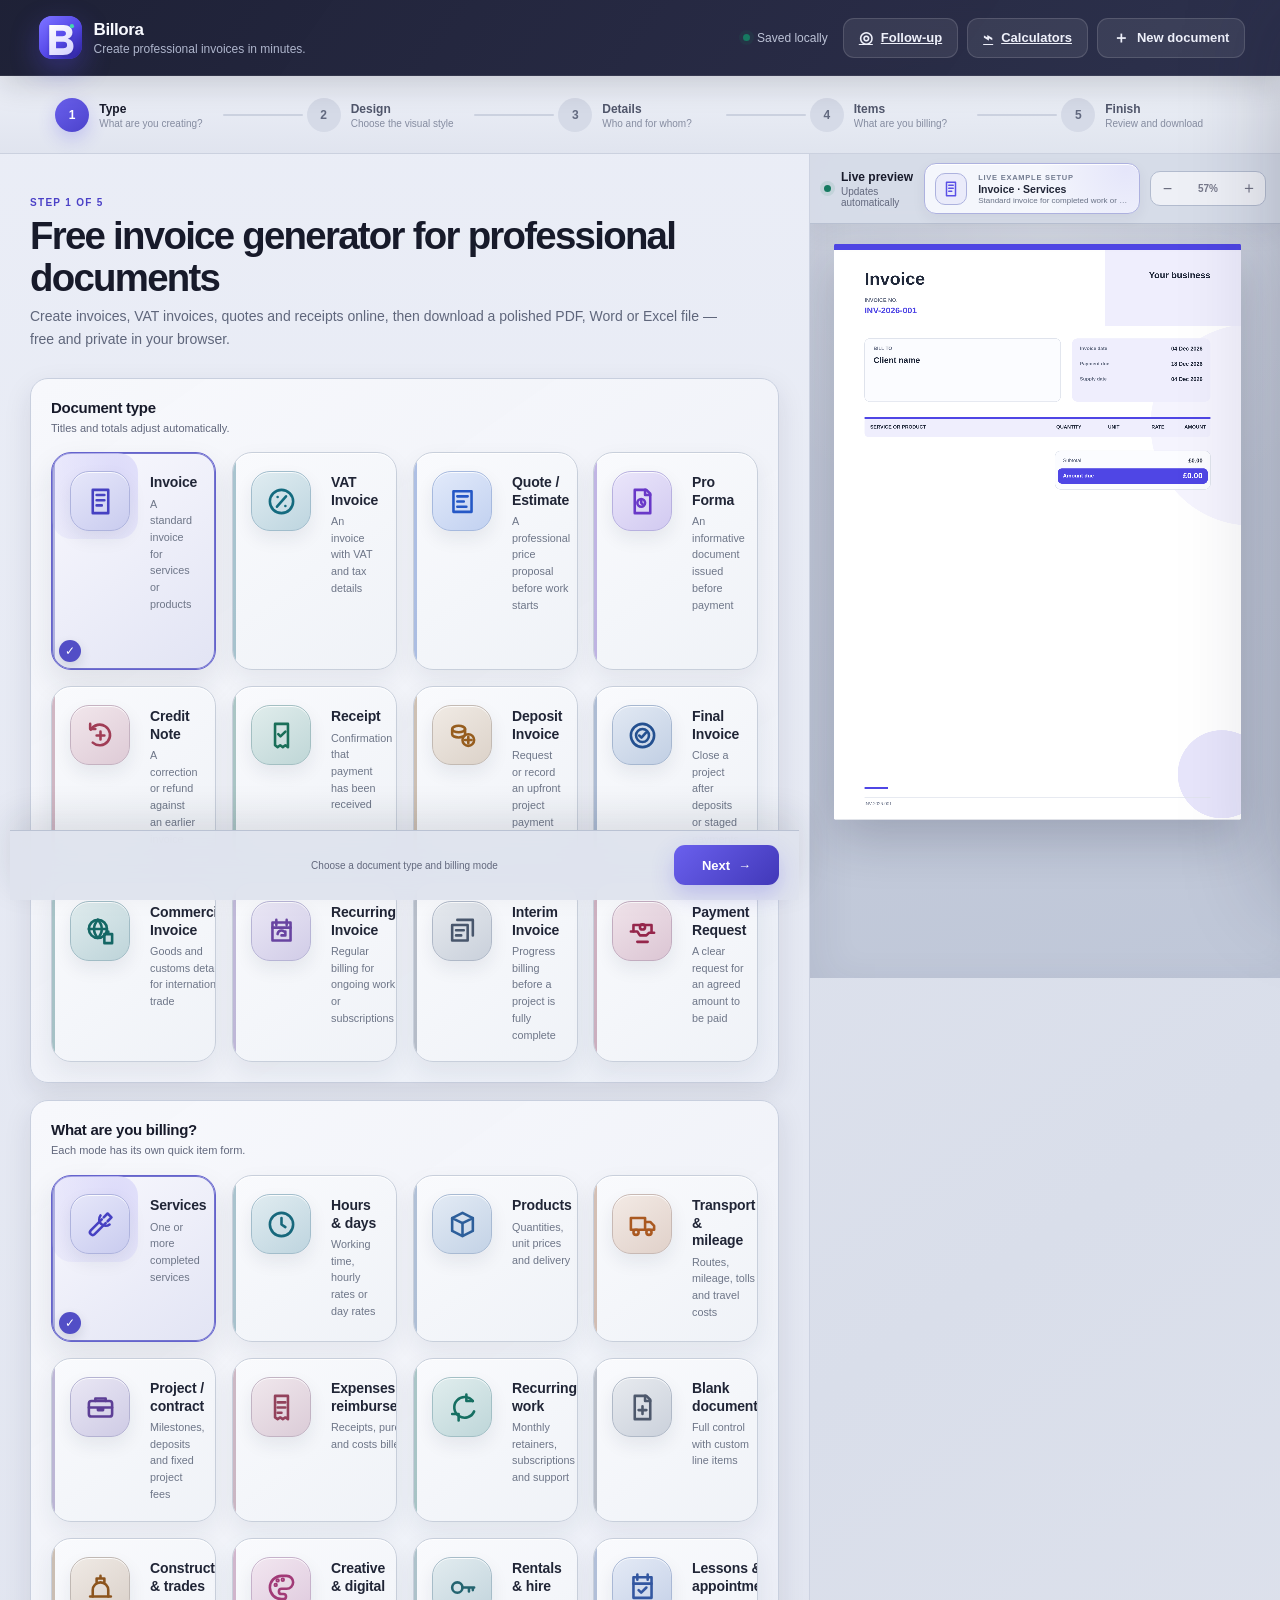
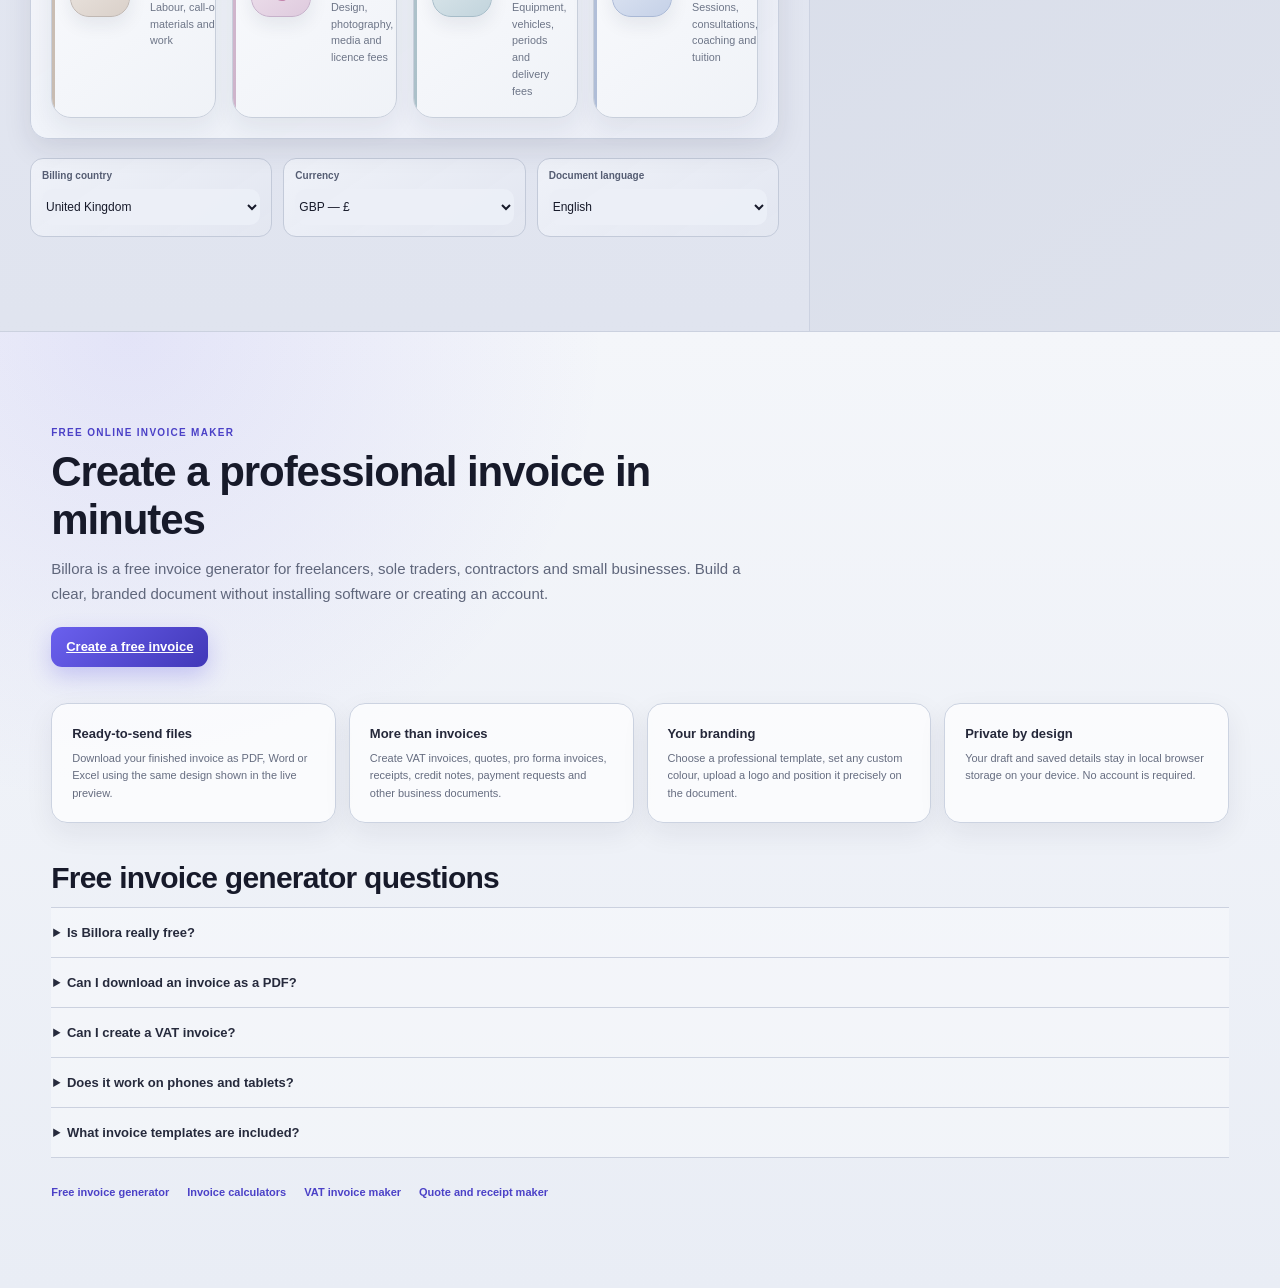
<file: index.html>
<!doctype html>
<html lang="en-GB">
<head>
  <meta charset="utf-8" />
  <meta name="viewport" content="width=device-width, initial-scale=1" />
  <meta name="theme-color" content="#1b1e35" />
  <meta name="description" content="Billora helps you create professional invoices in minutes, with polished templates and PDF, Word or Excel downloads." />
  <meta name="robots" content="index,follow,max-image-preview:large,max-snippet:-1,max-video-preview:-1" />
  <meta name="application-name" content="Billora" />
  <meta name="apple-mobile-web-app-title" content="Billora" />
  <meta name="format-detection" content="telephone=no" />
  <meta property="og:type" content="website" />
  <meta property="og:locale" content="en_GB" />
  <meta property="og:site_name" content="Billora" />
  <meta property="og:title" content="Billora — Create professional invoices in minutes" />
  <meta property="og:description" content="Create professional invoices in minutes with Billora. Choose a template, customise your document and download PDF, Word or Excel files." />
  <meta name="twitter:card" content="summary" />
  <meta name="twitter:title" content="Billora — Create professional invoices in minutes" />
  <meta name="twitter:description" content="Create professional invoices in minutes, then download PDF, Word or Excel files." />
  <link rel="canonical" href="./" />
  <title>Billora — Create professional invoices in minutes</title>
  <link rel="manifest" href="manifest.webmanifest" />
  <link rel="icon" href="assets/icon.svg" type="image/svg+xml" />
  <link rel="stylesheet" href="styles.css?v=1.14.1" />
  <script type="application/ld+json">
  {
    "@context": "https://schema.org",
    "@graph": [
      {
        "@type": "WebApplication",
        "name": "Billora",
        "applicationCategory": "BusinessApplication",
        "operatingSystem": "Any",
        "browserRequirements": "Requires a modern web browser with JavaScript enabled",
        "description": "Billora is an online document builder for creating professional invoices, VAT invoices, quotes, receipts and other business documents in minutes.",
        "isAccessibleForFree": true,
        "offers": {
          "@type": "Offer",
          "price": "0",
          "priceCurrency": "GBP"
        },
        "featureList": [
          "Free invoice generator",
          "PDF invoice download",
          "Word and Excel invoice download",
          "VAT invoice support",
          "Quotes, receipts and credit notes",
          "Custom colours, logo and templates",
          "Private local browser storage"
        ]
      },
      {
        "@type": "WebSite",
        "name": "Billora",
        "description": "Create professional invoices in minutes",
        "inLanguage": "en-GB"
      }
    ]
  }
  </script>
</head>
<body>
  <div class="ambient ambient-one"></div>
  <div class="ambient ambient-two"></div>

  <div id="app" class="app-shell">
    <header class="topbar">
      <button class="brand" type="button" data-action="go-start" aria-label="Go to start">
        <span class="brand-mark" aria-hidden="true"><img src="assets/icon.svg" alt="" /></span>
        <span>
          <strong>Billora</strong>
          <small>Create professional invoices in minutes.</small>
        </span>
      </button>

      <div class="top-actions">
        <span id="saveStatus" class="save-status"><span class="status-dot"></span> Saved locally</span>
        <a class="btn btn-quiet" href="followup.html"><span class="btn-icon" aria-hidden="true">◎</span> Follow-up</a>
        <a class="btn btn-quiet" href="calculators.html">
          <span class="btn-icon" aria-hidden="true">⌁</span> Calculators
        </a>
        <button class="btn btn-quiet" type="button" data-action="new-document">
          <span class="btn-icon" aria-hidden="true">＋</span> New document
        </button>
        <button class="icon-button mobile-only" type="button" data-action="toggle-preview" aria-label="Show preview">
          <svg viewBox="0 0 24 24"><path d="M2.5 12s3.4-6 9.5-6 9.5 6 9.5 6-3.4 6-9.5 6-9.5-6-9.5-6Z" fill="none" stroke="currentColor" stroke-width="1.8"/><circle cx="12" cy="12" r="2.7" fill="none" stroke="currentColor" stroke-width="1.8"/></svg>
        </button>
      </div>
    </header>

    <nav class="stepper" aria-label="Document creation steps">
      <button class="step-tab active" type="button" data-step="1"><span>1</span><strong>Type</strong><small>What are you creating?</small></button>
      <div class="step-line"></div>
      <button class="step-tab" type="button" data-step="2"><span>2</span><strong>Design</strong><small>Choose the visual style</small></button>
      <div class="step-line"></div>
      <button class="step-tab" type="button" data-step="3"><span>3</span><strong>Details</strong><small>Who and for whom?</small></button>
      <div class="step-line"></div>
      <button class="step-tab" type="button" data-step="4"><span>4</span><strong>Items</strong><small>What are you billing?</small></button>
      <div class="step-line"></div>
      <button class="step-tab" type="button" data-step="5"><span>5</span><strong>Finish</strong><small>Review and download</small></button>
    </nav>

    <main class="workspace">
      <section class="editor-pane" aria-live="polite">
        <form id="invoiceForm" novalidate>
          <section class="step-panel active" data-panel="1">
            <div class="section-heading">
              <div>
                <span class="eyebrow">Step 1 of 5</span>
                <h1>Free invoice generator for professional documents</h1>
                <p>Create invoices, VAT invoices, quotes and receipts online, then download a polished PDF, Word or Excel file — free and private in your browser.</p>
              </div>
            </div>

            <div class="field-block">
              <div class="field-block-head">
                <div><h2>Document type</h2><p>Titles and totals adjust automatically.</p></div>
              </div>
              <div id="documentTypeGrid" class="choice-grid choice-grid-docs"></div>
            </div>

            <div class="field-block">
              <div class="field-block-head">
                <div><h2>What are you billing?</h2><p>Each mode has its own quick item form.</p></div>
              </div>
              <div id="workModeGrid" class="choice-grid choice-grid-modes"></div>
            </div>

            <div class="smart-setting-row">
              <label class="field compact-field"><span>Billing country</span><select id="country"><option value="GB">United Kingdom</option><option value="PL">Poland</option><option value="OTHER">Other country</option></select></label>
              <label class="field compact-field"><span>Currency</span><select id="currency"><option value="GBP">GBP — £</option><option value="EUR">EUR — €</option><option value="PLN">PLN — zł</option><option value="USD">USD — $</option></select></label>
              <label class="field compact-field"><span>Document language</span><select id="documentLanguage"><option value="en">English</option><option value="pl">Polish</option><option value="bi">PL / EN</option></select></label>
            </div>
          </section>

          <section class="step-panel" data-panel="3">
            <div class="section-heading">
              <div>
                <span class="eyebrow">Step 3 of 5</span>
                <h1>Add the essential details</h1>
                <p>Start with the essentials. Additional fields stay out of the way until you need them.</p>
              </div>
            </div>

            <div class="detail-grid">
              <section class="field-block detail-card">
                <div class="field-block-head">
                  <div><h2>Your details</h2><p>Seller or service provider</p></div>
                  <button class="text-button" type="button" data-action="save-seller">Save profile</button>
                </div>
                <div class="form-grid two-col">
                  <label class="field span-2"><span>Business name / full name *</span><input id="sellerName" autocomplete="organization" placeholder="e.g. Northline Services Ltd" /></label>
                  <label class="field"><span>E-mail</span><input id="sellerEmail" type="email" autocomplete="email" placeholder="hello@company.co.uk" /></label>
                  <label class="field"><span>Phone</span><input id="sellerPhone" autocomplete="tel" placeholder="+44 7700 000000" /></label>
                  <label class="field span-2"><span>Address</span><textarea id="sellerAddress" rows="2" placeholder="Street, city, postcode"></textarea></label>
                  <label class="field"><span>Company number</span><input id="sellerCompanyNo" placeholder="Company No." /></label>
                  <label class="field"><span>VAT number</span><input id="sellerVatNo" placeholder="GB 123 4567 89" /></label>
                </div>
                <details class="disclosure">
                  <summary>Bank details and additional information</summary>
                  <div class="form-grid two-col disclosure-content">
                    <label class="field span-2"><span>Bank name</span><input id="bankName" placeholder="Bank name" /></label>
                    <label class="field"><span>Sort code / BIC</span><input id="bankCode" placeholder="00-00-00" /></label>
                    <label class="field"><span>Account / IBAN</span><input id="bankAccount" placeholder="12345678" /></label>
                  </div>
                </details>
              </section>

              <section class="field-block detail-card">
                <div class="field-block-head">
                  <div><h2>Client</h2><p>Document recipient</p></div>
                  <button class="text-button" type="button" data-action="paste-client">Paste details</button>
                </div>
                <div class="form-grid two-col">
                  <label class="field span-2"><span>Client name *</span><input id="clientName" autocomplete="organization" placeholder="e.g. Atlas Logistics Ltd" /></label>
                  <label class="field"><span>E-mail</span><input id="clientEmail" type="email" autocomplete="email" placeholder="accounts@client.co.uk" /></label>
                  <label class="field"><span>Phone</span><input id="clientPhone" autocomplete="tel" placeholder="+44 ..." /></label>
                  <label class="field span-2"><span>Address</span><textarea id="clientAddress" rows="2" placeholder="Street, city, postcode"></textarea></label>
                  <label class="field"><span>VAT number</span><input id="clientVatNo" placeholder="Optional" /></label>
                  <label class="field"><span>Purchase order / job number</span><input id="purchaseOrder" placeholder="PO / Job No." /></label>
                </div>
              </section>
            </div>

            <section class="field-block">
              <div class="field-block-head"><div><h2>Document details</h2><p>Dates and numbering are suggested automatically.</p></div></div>
              <div class="form-grid four-col">
                <label class="field"><span id="numberFieldLabel">Invoice number</span><input id="invoiceNumber" /></label>
                <label class="field"><span id="issueDateFieldLabel">Issue date</span><input id="issueDate" type="date" /></label>
                <label class="field"><span id="dueDateFieldLabel">Due date</span><input id="dueDate" type="date" /></label>
                <label class="field"><span id="serviceDateFieldLabel">Service date</span><input id="serviceDate" type="date" /></label>
              </div>
              <div class="quick-due-row" aria-label="Quick due date">
                <span>Due:</span>
                <button type="button" data-due-days="0">on receipt</button>
                <button type="button" data-due-days="7">7 days</button>
                <button type="button" data-due-days="14" class="active">14 days</button>
                <button type="button" data-due-days="30">30 days</button>
                <button type="button" data-due-days="none" class="due-none">No due date</button>
              </div>
            </section>
          </section>

          <section class="step-panel" data-panel="4">
            <div class="section-heading">
              <div>
                <span class="eyebrow">Step 4 of 5</span>
                <h1>Add what you are billing</h1>
                <p>Use a smart description or add items manually.</p>
              </div>
            </div>

            <section class="smart-draft-card">
              <div class="smart-draft-head">
                <span class="smart-spark">✦</span>
                <div><h2>Smart draft</h2><p>Describe the job in plain English. We will turn it into editable line items.</p></div>
                <span class="local-badge">works locally</span>
              </div>
              <textarea id="smartPrompt" rows="3" placeholder="Example: Invoice for 5 days at £220, two night-outs at £30 and £45 fuel expenses, VAT 20%, due in 14 days."></textarea>
              <div class="smart-actions">
                <div class="example-prompts">
                  <button type="button" data-prompt-example="Invoice for 5 days of work at £220, two night-outs at £30 and fuel expenses £45, VAT 20%, due in 14 days">Work + expenses</button>
                  <button type="button" data-prompt-example="10 branded shirts at £18 each and delivery £12, VAT 20%">Products</button>
                  <button type="button" data-prompt-example="Website design project £600, deposit £150 already paid">Project</button>
                  <button type="button" data-prompt-example="8 hours of consulting at £65 per hour, due in 7 days">Consulting hours</button>
                  <button type="button" data-prompt-example="Monthly social media management £450, recurring service for July">Monthly retainer</button>
                  <button type="button" data-prompt-example="Business mileage 175 miles at £0.45 and parking £18.50">Mileage</button>
                  <button type="button" data-prompt-example="Reimburse hotel £96.40, train £44 and client lunch £28.75">Reimbursements</button>
                  <button type="button" data-prompt-example="Deposit invoice for kitchen fitting project, 30% of £2400">Deposit invoice</button>
                  <button type="button" data-prompt-example="Bathroom repair labour 6 hours at £45, materials £120 and call-out £30, VAT 20%">Trade repair</button>
                  <button type="button" data-prompt-example="Corporate photography half day £480 and image licence £120, due in 14 days">Photography</button>
                  <button type="button" data-prompt-example="Mini excavator hire for 3 days at £160 and delivery £75">Equipment hire</button>
                  <button type="button" data-prompt-example="4 one-to-one English lessons at £35 each, due in 7 days">Tutoring</button>
                  <button type="button" data-prompt-example="End of tenancy cleaning £240 and carpet cleaning £85">Cleaning job</button>
                  <button type="button" data-prompt-example="Commercial invoice for 20 machine parts at £12.50 each and freight £65, VAT 0%">Exported goods</button>
                </div>
                <button class="btn btn-primary" type="button" data-action="smart-generate">Create draft</button>
              </div>
              <div id="smartResult" class="smart-result" hidden></div>
            </section>

            <section class="field-block">
              <div class="field-block-head">
                <div><h2 id="quickAddTitle">Quick item entry</h2><p id="quickAddSubtitle">A form tailored to the selected billing mode.</p></div>
                <div class="calculator-actions"><a class="btn btn-secondary" href="calculators.html">Open calculators</a><button class="text-button" type="button" data-action="open-toolbox">Quick panel</button></div>
              </div>
              <div id="quickAddForm" class="quick-add-form"></div>
            </section>

            <section class="field-block items-block">
              <div class="field-block-head">
                <div><h2>Document items</h2><p>Click any field to edit it.</p></div>
                <button class="text-button danger" type="button" data-action="clear-items">Clear</button>
              </div>
              <div class="items-table-wrap">
                <table class="items-editor-table">
                  <thead><tr><th>Description</th><th>Quantity</th><th>Unit</th><th>Rate</th><th>Amount</th><th></th></tr></thead>
                  <tbody id="itemsEditorBody"></tbody>
                </table>
              </div>
              <div class="item-add-options">
                <button class="add-empty-row" type="button" data-action="add-empty-item">＋ Add blank item</button>
                <div class="suggested-item-picker">
                  <div>
                    <label for="suggestedItemSelect">Smart item suggestions</label>
                    <small id="suggestedItemHint">Choose a suggestion to add it instantly</small>
                  </div>
                  <select id="suggestedItemSelect" aria-label="Suggested document item"></select>
                </div>
              </div>
            </section>

            <section class="field-block compact-adjustments">
              <div class="field-block-head"><div><h2>Tax and adjustments</h2><p>Simple document-wide settings.</p></div></div>
              <div class="form-grid four-col">
                <label class="field"><span>VAT</span><select id="vatEnabled"><option value="false">No VAT</option><option value="true">Add VAT</option></select></label>
                <label class="field"><span>VAT rate</span><div class="input-suffix"><input id="vatRate" type="number" min="0" step="0.01" /><span>%</span></div></label>
                <label class="field"><span>Discount</span><div class="split-input"><select id="discountType"><option value="percent">%</option><option value="amount">amount</option></select><input id="discountValue" type="number" min="0" step="0.01" /></div></label>
                <label class="field"><span>Deposit paid</span><input id="depositPaid" type="number" min="0" step="0.01" /></label>
              </div>
            </section>
          </section>

          <section class="step-panel" data-panel="2">
            <div class="section-heading">
              <div>
                <span class="eyebrow">Step 2 of 5</span>
                <h1>Choose the look</h1>
                <p>Twelve genuinely distinct professional styles, without clutter or complicated settings.</p>
              </div>
            </div>

            <section class="field-block">
              <div class="field-block-head"><div><h2>Template</h2><p>The content stays the same; hierarchy, typography and layout change.</p></div></div>
              <div id="templateGrid" class="template-grid"></div>
            </section>

            <div class="detail-grid style-grid">
              <section class="field-block">
                <div class="field-block-head"><div><h2>Colour and logo</h2><p>Subtle branding without visual clutter.</p></div></div>
                <div class="accent-row" id="accentChoices"></div>
                <div id="customColourPanel" class="custom-colour-panel">
                  <label class="custom-colour-picker" for="customAccentPicker">
                    <input id="customAccentPicker" type="color" value="#4f46e5" aria-label="Choose a custom document colour" />
                    <span id="customColourSwatch" class="custom-colour-swatch" aria-hidden="true"></span>
                    <span><strong>Custom colour</strong><small>Choose any colour from the palette</small></span>
                  </label>
                  <label class="custom-colour-hex" for="customAccentHex">
                    <span>HEX</span>
                    <input id="customAccentHex" type="text" value="#4F46E5" maxlength="7" inputmode="text" autocomplete="off" spellcheck="false" aria-label="Custom colour HEX value" />
                  </label>
                  <button class="custom-colour-apply" type="button" data-action="apply-custom-colour">Use colour</button>
                </div>
                <label class="file-drop" for="logoUpload">
                  <input id="logoUpload" type="file" accept="image/png,image/jpeg,image/webp,image/svg+xml" />
                  <span class="file-drop-icon">↥</span>
                  <span><strong>Add logo</strong><small>PNG, JPG, WEBP or SVG</small></span>
                  <button type="button" data-action="remove-logo" hidden>Remove</button>
                </label>
                <div id="logoControls" class="logo-controls" hidden>
                  <div class="logo-controls-head">
                    <div>
                      <strong>Logo placement</strong>
                      <small>Drag it on the preview or use the precise controls.</small>
                    </div>
                    <button id="logoMoveButton" class="logo-move-button" type="button" data-action="toggle-logo-move" aria-pressed="false">
                      <span aria-hidden="true">✥</span> Move on preview
                    </button>
                  </div>
                  <div class="logo-presets" aria-label="Quick logo positions">
                    <button type="button" data-logo-preset="left">Top left</button>
                    <button type="button" data-logo-preset="centre">Top centre</button>
                    <button type="button" data-logo-preset="right">Top right</button>
                  </div>
                  <div class="logo-sliders">
                    <label class="logo-control">
                      <span>Horizontal position <output id="logoXValue">88%</output></span>
                      <input id="logoX" type="range" min="0" max="100" step="1" value="88" />
                    </label>
                    <label class="logo-control">
                      <span>Vertical position <output id="logoYValue">5%</output></span>
                      <input id="logoY" type="range" min="0" max="100" step="1" value="5" />
                    </label>
                    <label class="logo-control">
                      <span>Logo size <output id="logoWidthValue">116 px</output></span>
                      <input id="logoWidth" type="range" min="54" max="220" step="2" value="116" />
                    </label>
                  </div>
                </div>
              </section>

              <section class="field-block">
                <div class="field-block-head"><div><h2>Visible elements</h2><p>Hide anything your client does not need to see.</p></div></div>
                <div class="toggle-list">
                  <label class="toggle-row"><span><strong>Bank details</strong><small>Show transfer details</small></span><input id="showBank" type="checkbox" checked /><i></i></label>
                  <label class="toggle-row"><span><strong>Notes</strong><small>Additional message below the invoice</small></span><input id="showNotes" type="checkbox" checked /><i></i></label>
                  <label class="toggle-row"><span><strong>Payment terms</strong><small>Due date and terms at the end of the document</small></span><input id="showTerms" type="checkbox" checked /><i></i></label>
                  <label class="toggle-row"><span><strong>Signature</strong><small>Space for the issuer’s signature</small></span><input id="showSignature" type="checkbox" /><i></i></label>
                </div>
              </section>
            </div>

            <section class="field-block">
              <div class="field-block-head"><div><h2>Notes and terms</h2><p>Keep it concise and professional.</p></div></div>
              <div class="form-grid two-col">
                <label class="field"><span>Client notes</span><textarea id="notes" rows="4" placeholder="Optional note for your client"></textarea></label>
                <label class="field"><span>Payment terms</span><textarea id="terms" rows="4" placeholder="Optional payment terms"></textarea></label>
              </div>
            </section>
          </section>

          <section class="step-panel" data-panel="5">
            <div class="section-heading">
              <div>
                <span class="eyebrow">Step 5 of 5</span>
                <h1>Your document is almost ready</h1>
                <p>Review the summary, fix any missing details and download your chosen format.</p>
              </div>
            </div>

            <div class="final-grid">
              <section class="field-block readiness-card">
                <div class="readiness-score"><span id="readinessPercent">0%</span><small>ready</small></div>
                <div><h2 id="readinessTitle">Checking your document…</h2><p id="readinessText">The most important checks will appear below.</p></div>
              </section>
              <section id="checksList" class="checks-list"></section>
            </div>

            <section class="field-block export-card">
              <div class="export-intro"><span class="export-icon">↓</span><div><h2>Download your finished document</h2><p>PDF, Word and the first Excel sheet use the exact live-preview design.</p></div><span class="pixel-match-badge">Preview matched</span></div>
              <div class="export-grid">
                <button type="button" class="export-button pdf" data-export="pdf"><span>PDF</span><strong>Ready to send</strong><small>A polished final document</small></button>
                <button type="button" class="export-button excel" data-export="xlsx"><span>Excel</span><strong>Editable workbook</strong><small>Preview sheet plus editable data</small></button>
                <button type="button" class="export-button word" data-export="docx"><span>Word</span><strong>Exact visual Word copy</strong><small>A DOCX matching the live preview</small></button>
              </div>
              <div class="export-secondary">
                <button class="btn btn-secondary" type="button" data-action="print-document">Print / system PDF</button>
                <button class="btn btn-secondary" type="button" data-action="copy-summary">Copy summary</button>
                <button class="btn btn-primary" type="button" data-action="track-invoice">Track payment</button>
              </div>
            </section>
          </section>

          <div class="step-actions">
            <button id="prevStep" class="btn btn-secondary" type="button">Back</button>
            <div class="step-action-note"><span id="stepActionLabel">Choose a document type and billing mode</span></div>
            <button id="nextStep" class="btn btn-primary" type="button">Next <span aria-hidden="true">→</span></button>
          </div>
        </form>
      </section>

      <aside class="preview-pane" aria-label="Document preview">
        <div class="preview-toolbar">
          <div class="preview-live-label"><span class="live-dot"></span><strong>Live preview</strong><small>Updates automatically</small></div>
          <div id="selectionSummary" class="selection-summary preview-context" aria-live="polite"></div>
          <div class="preview-toolbar-actions"><div class="zoom-controls"><button type="button" data-zoom="out" aria-label="Zoom out">−</button><span id="zoomValue">86%</span><button type="button" data-zoom="in" aria-label="Zoom in">＋</button></div><button class="icon-button preview-close mobile-only" type="button" data-action="toggle-preview" aria-label="Close preview">×</button></div>
        </div>
        <div class="preview-stage">
          <article id="invoicePreview" class="invoice-preview template-studio"></article>
        </div>
      </aside>
    </main>
  </div>

  <section class="seo-content" aria-labelledby="aboutInvoiceStudio">
    <div class="seo-content-inner">
      <div class="seo-intro">
        <span class="eyebrow">Free online invoice maker</span>
        <h2 id="aboutInvoiceStudio">Create a professional invoice in minutes</h2>
        <p>Billora is a free invoice generator for freelancers, sole traders, contractors and small businesses. Build a clear, branded document without installing software or creating an account.</p>
        <a class="btn btn-primary" href="#app">Create a free invoice</a>
      </div>
      <div class="seo-features">
        <article><strong>Ready-to-send files</strong><p>Download your finished invoice as PDF, Word or Excel using the same design shown in the live preview.</p></article>
        <article><strong>More than invoices</strong><p>Create VAT invoices, quotes, pro forma invoices, receipts, credit notes, payment requests and other business documents.</p></article>
        <article><strong>Your branding</strong><p>Choose a professional template, set any custom colour, upload a logo and position it precisely on the document.</p></article>
        <article><strong>Private by design</strong><p>Your draft and saved details stay in local browser storage on your device. No account is required.</p></article>
      </div>
      <div class="seo-faq">
        <h2>Free invoice generator questions</h2>
        <details><summary>Is Billora really free?</summary><p>Yes. You can create, customise and download business documents without paying or creating an account.</p></details>
        <details><summary>Can I download an invoice as a PDF?</summary><p>Yes. The PDF uses the same layout as the live preview. Word and Excel versions are also available.</p></details>
        <details><summary>Can I create a VAT invoice?</summary><p>Yes. Select VAT Invoice, enter the applicable VAT rate and the generator will calculate and display the VAT breakdown.</p></details>
        <details><summary>Does it work on phones and tablets?</summary><p>Yes. The invoice builder is responsive and supports desktop computers, tablets, iPhone and Android devices.</p></details>
        <details><summary>What invoice templates are included?</summary><p>You can choose from twelve professional styles and customise the colour, visible sections and logo placement.</p></details>
      </div>
      <nav class="seo-links" aria-label="Billora resources">
        <a href="#app">Free invoice generator</a>
        <a href="calculators.html">Invoice calculators</a>
        <a href="#app">VAT invoice maker</a>
        <a href="#app">Quote and receipt maker</a>
      </nav>
    </div>
  </section>


  <button class="mobile-preview-launcher mobile-only" type="button" data-action="toggle-preview" aria-label="Open live invoice preview" aria-expanded="false">
    <span class="mobile-preview-launcher-icon" aria-hidden="true">
      <svg viewBox="0 0 24 24"><path d="M3 12s3.2-5.5 9-5.5 9 5.5 9 5.5-3.2 5.5-9 5.5S3 12 3 12Z" fill="none" stroke="currentColor" stroke-width="1.9"/><circle cx="12" cy="12" r="2.8" fill="none" stroke="currentColor" stroke-width="1.9"/></svg>
    </span>
    <span class="mobile-preview-launcher-copy"><strong>Preview invoice</strong><small>See the live document</small></span>
    <span class="mobile-preview-launcher-arrow" aria-hidden="true">↑</span>
  </button>

  <div id="toolboxBackdrop" class="sheet-backdrop" hidden></div>
  <aside id="toolbox" class="toolbox-sheet" aria-hidden="true">
    <div class="sheet-header"><div><span class="eyebrow">Tools</span><h2>Quick calculators</h2><p>Add any result straight to the current document.</p></div><button class="icon-button" type="button" data-action="close-toolbox" aria-label="Close">×</button></div>
    <div class="tool-tabs">
      <button type="button" class="active" data-tool="hours">Hours</button>
      <button type="button" data-tool="vat">VAT</button>
      <button type="button" data-tool="mileage">Mileage</button>
      <button type="button" data-tool="adjustment">Discount / deposit</button>
    </div>
    <div id="toolPanels" class="tool-panels"></div>
  </aside>

  <div id="toastRegion" class="toast-region" aria-live="polite" aria-atomic="true"></div>

  <template id="confirmDialogTemplate">
    <dialog class="confirm-dialog"><form method="dialog"><div class="dialog-icon">!</div><h2></h2><p></p><div class="dialog-actions"><button value="cancel" class="btn btn-secondary">Cancel</button><button value="confirm" class="btn btn-danger">Confirm</button></div></form></dialog>
  </template>

  <script src="invoice-renderer.js?v=1.12.0"></script>
  <script src="export.js?v=1.12.0"></script>
  <script src="app.js?v=1.12.0"></script>
</body>
</html>
</file>
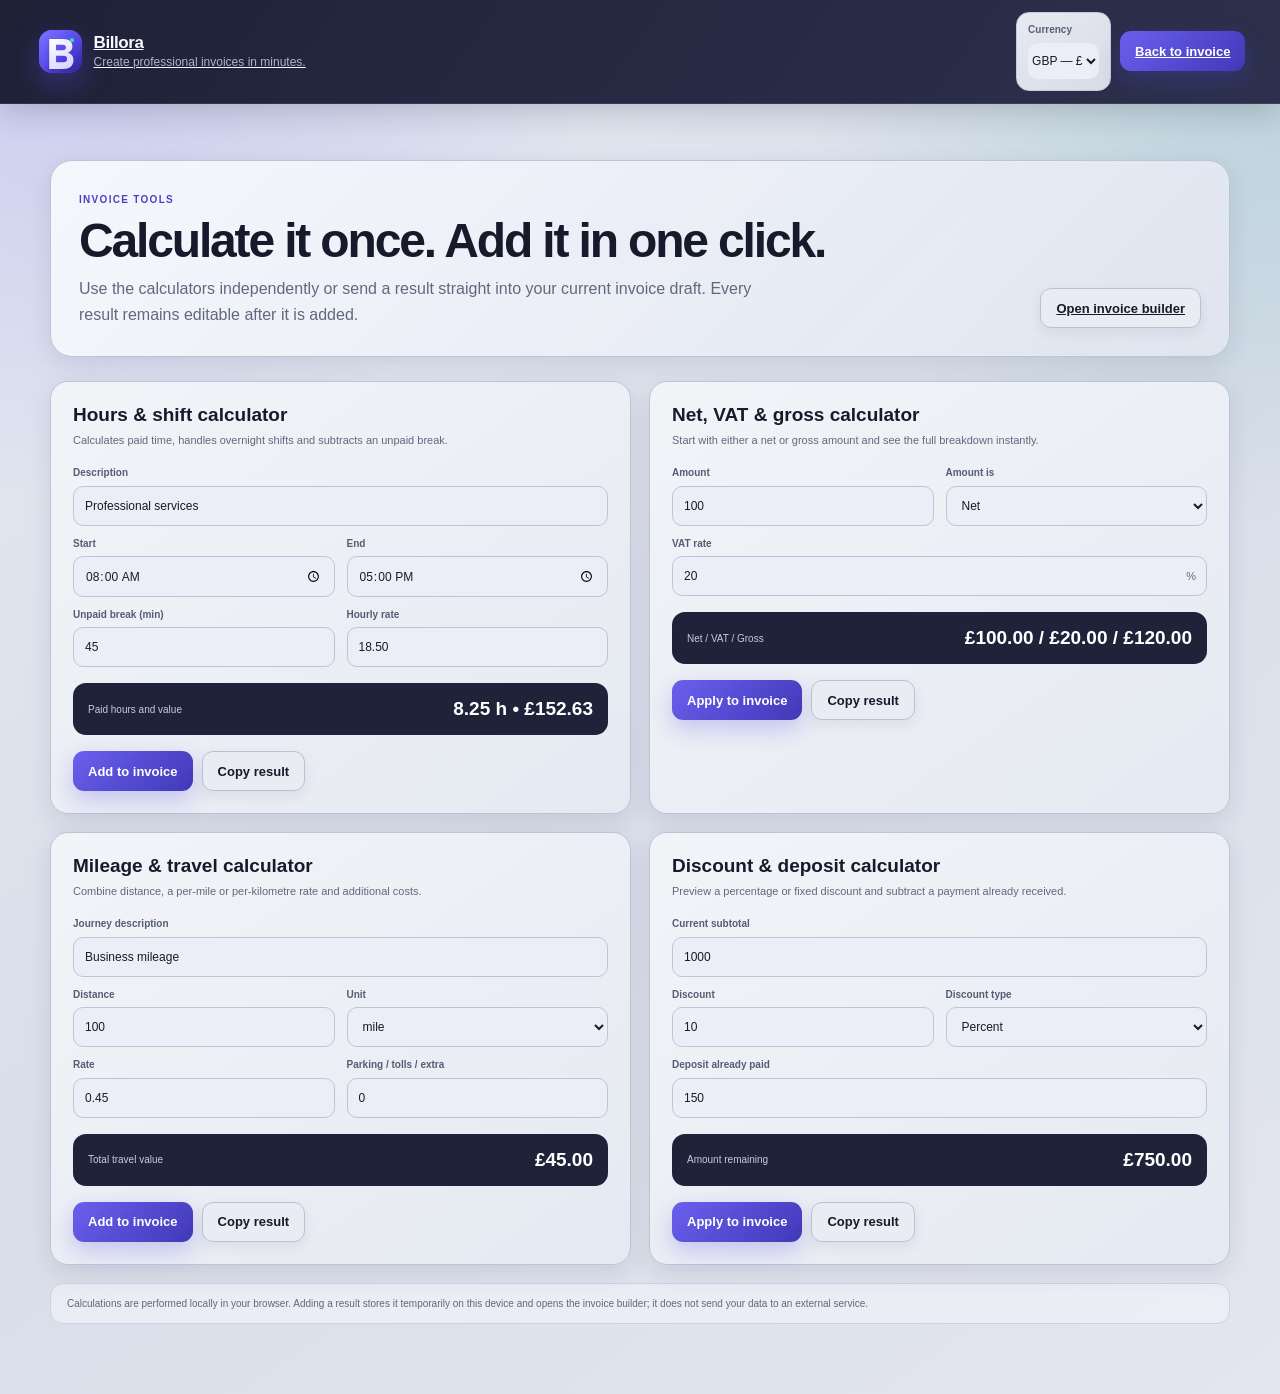
<file: calculators.html>
<!doctype html>
<html lang="en-GB">
<head>
  <meta charset="utf-8" />
  <meta name="viewport" content="width=device-width, initial-scale=1" />
  <meta name="theme-color" content="#1b1e35" />
  <meta name="description" content="Free invoice calculators for working hours, VAT, mileage, discounts and deposits. Add the result directly to a professional invoice." />
  <meta name="robots" content="index,follow,max-image-preview:large,max-snippet:-1" />
  <link rel="canonical" href="calculators.html" />
  <meta property="og:type" content="website" />
  <meta property="og:locale" content="en_GB" />
  <meta property="og:title" content="Free Invoice, VAT & Hours Calculators" />
  <meta property="og:description" content="Calculate hours, VAT, mileage, discounts and deposits, then add the result to a professional invoice." />
  <title>Invoice, VAT & Hours Calculators | Billora</title>
  <link rel="manifest" href="manifest.webmanifest" />
  <link rel="icon" href="assets/icon.svg" type="image/svg+xml" />
  <link rel="stylesheet" href="styles.css?v=1.12.0" />
</head>
<body class="tools-page">
  <div class="ambient ambient-one"></div>
  <div class="ambient ambient-two"></div>

  <header class="topbar">
    <a class="brand" href="index.html" aria-label="Return to Billora">
      <span class="brand-mark" aria-hidden="true"><img src="assets/icon.svg" alt="" /></span>
      <span><strong>Billora</strong><small>Create professional invoices in minutes.</small></span>
    </a>
    <div class="top-actions">
      <label class="field compact-field tools-currency"><span>Currency</span><select id="toolCurrency"><option value="GBP">GBP — £</option><option value="EUR">EUR — €</option><option value="USD">USD — $</option><option value="PLN">PLN — zł</option></select></label>
      <a class="btn btn-primary" href="index.html">Back to invoice</a>
    </div>
  </header>

  <main class="tools-shell">
    <section class="tools-hero">
      <div><span class="eyebrow">Invoice tools</span><h1>Calculate it once. Add it in one click.</h1><p>Use the calculators independently or send a result straight into your current invoice draft. Every result remains editable after it is added.</p></div>
      <a class="btn btn-secondary" href="index.html#step-3">Open invoice builder</a>
    </section>

    <section class="tools-grid">
      <article class="standalone-tool" id="hoursCalculator">
        <h2>Hours & shift calculator</h2>
        <p>Calculates paid time, handles overnight shifts and subtracts an unpaid break.</p>
        <div class="form-grid two-col">
          <label class="field span-2"><span>Description</span><input id="hoursDescription" value="Professional services" /></label>
          <label class="field"><span>Start</span><input id="hoursStart" type="time" value="08:00" /></label>
          <label class="field"><span>End</span><input id="hoursEnd" type="time" value="17:00" /></label>
          <label class="field"><span>Unpaid break (min)</span><input id="hoursBreak" type="number" min="0" step="5" value="45" /></label>
          <label class="field"><span>Hourly rate</span><input id="hoursRate" type="number" min="0" step="0.01" value="18.50" /></label>
        </div>
        <div class="tool-result-large"><span>Paid hours and value</span><strong id="hoursResult">—</strong></div>
        <div class="tools-actions"><button class="btn btn-primary" type="button" data-add="hours">Add to invoice</button><button class="btn btn-secondary" type="button" data-copy="hours">Copy result</button></div>
      </article>

      <article class="standalone-tool" id="vatCalculator">
        <h2>Net, VAT & gross calculator</h2>
        <p>Start with either a net or gross amount and see the full breakdown instantly.</p>
        <div class="form-grid two-col">
          <label class="field"><span>Amount</span><input id="vatAmount" type="number" min="0" step="0.01" value="100" /></label>
          <label class="field"><span>Amount is</span><select id="vatBasis"><option value="net">Net</option><option value="gross">Gross</option></select></label>
          <label class="field span-2"><span>VAT rate</span><div class="input-suffix"><input id="vatRateTool" type="number" min="0" step="0.01" value="20" /><span>%</span></div></label>
        </div>
        <div class="tool-result-large"><span>Net / VAT / Gross</span><strong id="vatResult">—</strong></div>
        <div class="tools-actions"><button class="btn btn-primary" type="button" data-add="vat">Apply to invoice</button><button class="btn btn-secondary" type="button" data-copy="vat">Copy result</button></div>
      </article>

      <article class="standalone-tool" id="mileageCalculator">
        <h2>Mileage & travel calculator</h2>
        <p>Combine distance, a per-mile or per-kilometre rate and additional costs.</p>
        <div class="form-grid two-col">
          <label class="field span-2"><span>Journey description</span><input id="mileageDescription" value="Business mileage" /></label>
          <label class="field"><span>Distance</span><input id="mileageDistance" type="number" min="0" step="0.1" value="100" /></label>
          <label class="field"><span>Unit</span><select id="mileageUnit"><option value="mile">mile</option><option value="km">km</option></select></label>
          <label class="field"><span>Rate</span><input id="mileageRate" type="number" min="0" step="0.01" value="0.45" /></label>
          <label class="field"><span>Parking / tolls / extra</span><input id="mileageExtra" type="number" min="0" step="0.01" value="0" /></label>
        </div>
        <div class="tool-result-large"><span>Total travel value</span><strong id="mileageResult">—</strong></div>
        <div class="tools-actions"><button class="btn btn-primary" type="button" data-add="mileage">Add to invoice</button><button class="btn btn-secondary" type="button" data-copy="mileage">Copy result</button></div>
      </article>

      <article class="standalone-tool" id="adjustmentCalculator">
        <h2>Discount & deposit calculator</h2>
        <p>Preview a percentage or fixed discount and subtract a payment already received.</p>
        <div class="form-grid two-col">
          <label class="field span-2"><span>Current subtotal</span><input id="adjustSubtotal" type="number" min="0" step="0.01" value="1000" /></label>
          <label class="field"><span>Discount</span><input id="adjustDiscount" type="number" min="0" step="0.01" value="10" /></label>
          <label class="field"><span>Discount type</span><select id="adjustType"><option value="percent">Percent</option><option value="amount">Fixed amount</option></select></label>
          <label class="field span-2"><span>Deposit already paid</span><input id="adjustDeposit" type="number" min="0" step="0.01" value="150" /></label>
        </div>
        <div class="tool-result-large"><span>Amount remaining</span><strong id="adjustResult">—</strong></div>
        <div class="tools-actions"><button class="btn btn-primary" type="button" data-add="adjustment">Apply to invoice</button><button class="btn btn-secondary" type="button" data-copy="adjustment">Copy result</button></div>
      </article>
    </section>

    <p class="tools-note">Calculations are performed locally in your browser. Adding a result stores it temporarily on this device and opens the invoice builder; it does not send your data to an external service.</p>
  </main>

  <div id="toastRegion" class="toast-region" aria-live="polite" aria-atomic="true"></div>
  <script src="calculators.js?v=1.12.0"></script>
</body>
</html>
</file>
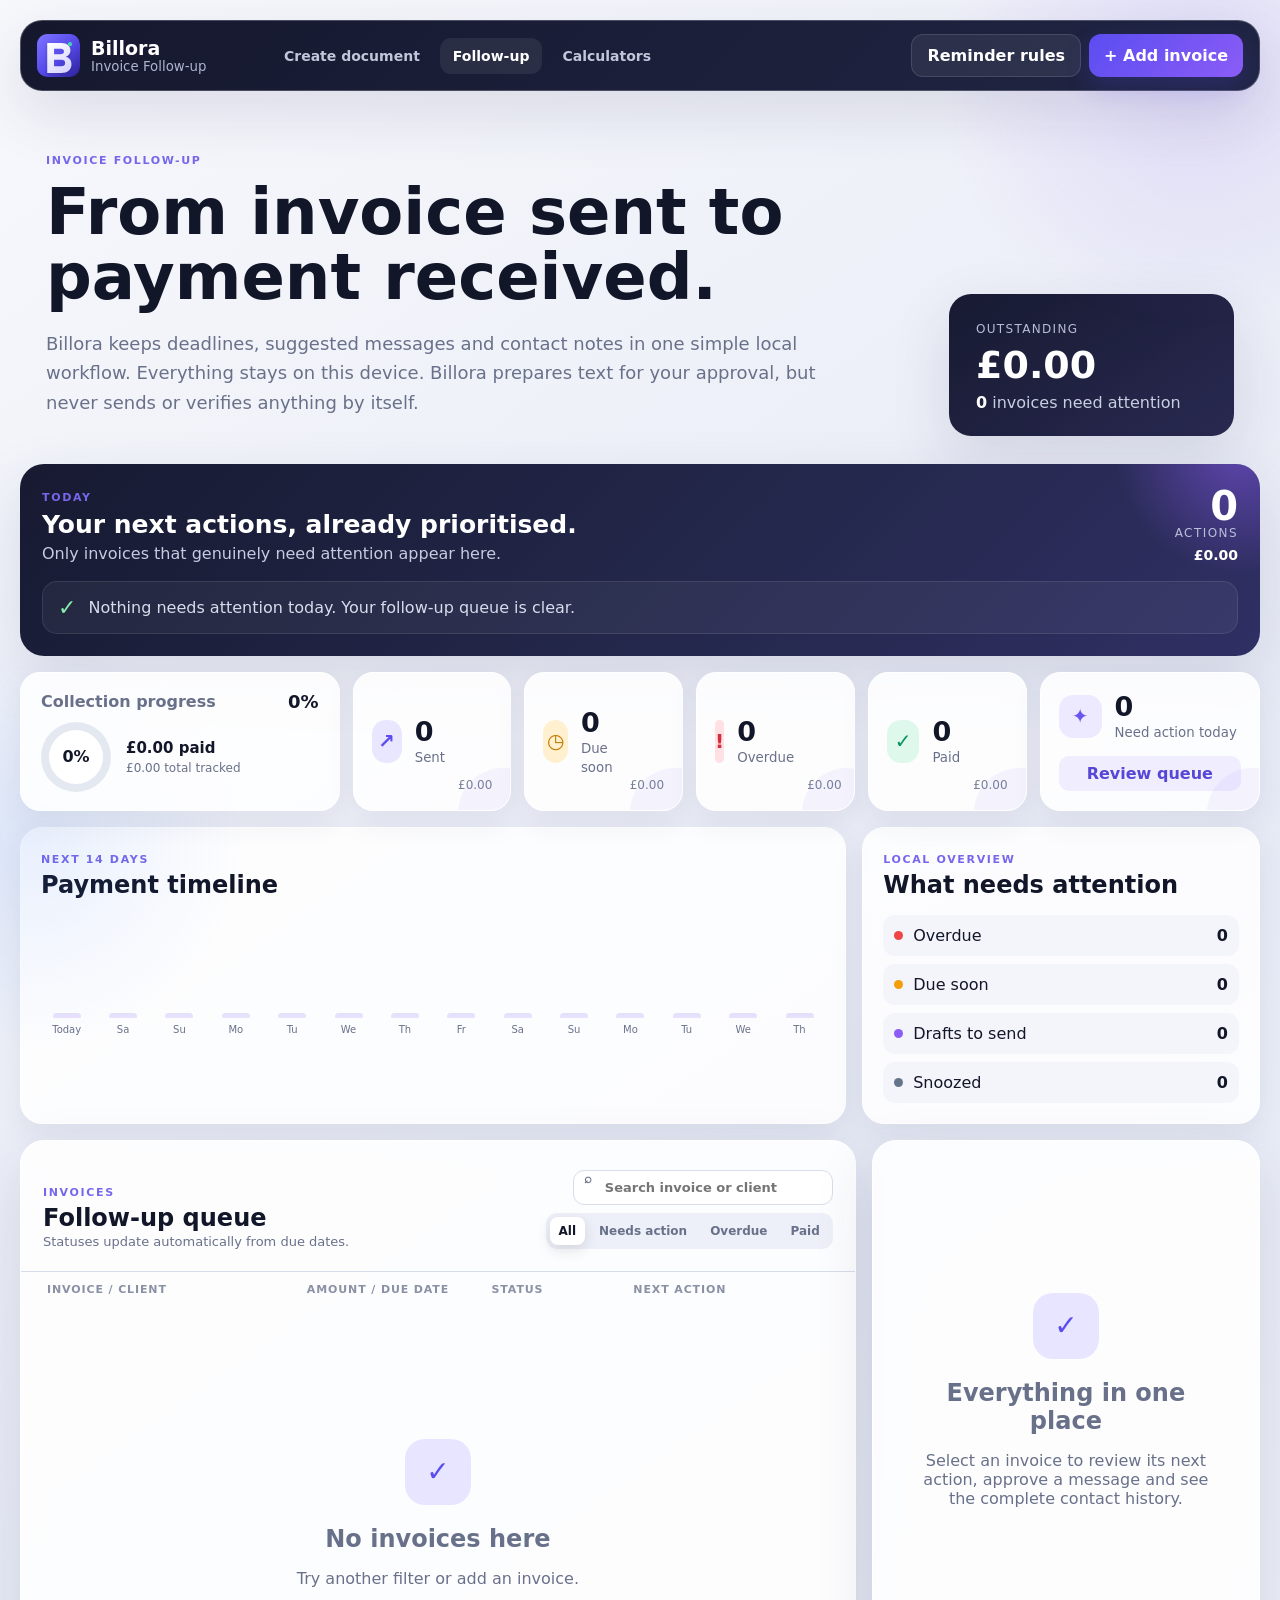
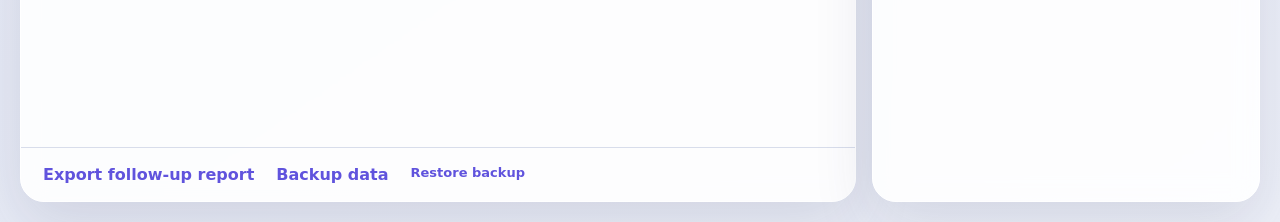
<file: followup.html>
<!doctype html>
<html lang="en-GB">
<head>
  <meta charset="utf-8" />
  <meta name="viewport" content="width=device-width, initial-scale=1" />
  <meta name="theme-color" content="#171a31" />
  <title>Billora Follow-up — From invoice to payment</title>
  <meta name="description" content="Track invoice deadlines, approve payment reminders and keep a complete contact history with Billora Follow-up." />
  <link rel="icon" href="assets/icon.svg" type="image/svg+xml" />
  <link rel="stylesheet" href="followup.css?v=1.15.0" />
</head>
<body>
  <div class="ambient ambient-a"></div><div class="ambient ambient-b"></div>
  <div class="shell">
    <header class="topbar">
      <a class="brand" href="index.html"><img src="assets/icon.svg" alt=""><span><strong>Billora</strong><small>Invoice Follow-up</small></span></a>
      <nav aria-label="Main navigation"><a href="index.html">Create document</a><a class="active" href="followup.html">Follow-up</a><a href="calculators.html">Calculators</a></nav>
      <div class="top-actions"><button class="ghost" id="settingsBtn">Reminder rules</button><button class="primary" id="addInvoiceBtn">+ Add invoice</button></div>
    </header>

    <main>
      <section class="hero">
        <div><span class="eyebrow">Invoice follow-up</span><h1>From invoice sent to payment received.</h1><p>Billora keeps deadlines, suggested messages and contact notes in one simple local workflow. Everything stays on this device. Billora prepares text for your approval, but never sends or verifies anything by itself.</p></div>
        <div class="hero-summary">
          <span class="summary-label">Outstanding</span><strong id="outstandingTotal">£0.00</strong><div><span id="actionHeroCount">0</span> invoices need attention</div>
        </div>
      </section>


      <section class="today-focus" aria-label="Today's priority actions">
        <div class="today-heading">
          <div><span class="eyebrow">Today</span><h2>Your next actions, already prioritised.</h2><p>Only invoices that genuinely need attention appear here.</p></div>
          <div class="today-total"><strong id="todayCount">0</strong><span>actions</span><b id="todayValue">£0.00</b></div>
        </div>
        <div id="todayTasks" class="today-tasks"></div>
        <button id="todayReviewAll" class="today-review">Open full action queue <span>→</span></button>
      </section>

      <section class="dashboard-grid" aria-label="Follow-up dashboard">
        <article class="metric metric-main"><div class="metric-top"><span>Collection progress</span><strong id="collectionRate">0%</strong></div><div class="ring-wrap"><div class="progress-ring" id="progressRing"><span id="ringValue">0%</span></div><div class="metric-copy"><b id="paidValue">£0.00 paid</b><small id="totalValue">£0.00 total tracked</small></div></div></article>
        <article class="metric"><span class="metric-icon sent">↗</span><div><strong id="sentCount">0</strong><small>Sent</small></div><em id="sentValue">£0.00</em></article>
        <article class="metric"><span class="metric-icon soon">◷</span><div><strong id="dueSoonCount">0</strong><small>Due soon</small></div><em id="soonValue">£0.00</em></article>
        <article class="metric"><span class="metric-icon overdue">!</span><div><strong id="overdueCount">0</strong><small>Overdue</small></div><em id="overdueValue">£0.00</em></article>
        <article class="metric"><span class="metric-icon paid">✓</span><div><strong id="paidCount">0</strong><small>Paid</small></div><em id="paidMetricValue">£0.00</em></article>
        <article class="metric metric-action"><span class="metric-icon action">✦</span><div><strong id="needsActionCount">0</strong><small>Need action today</small></div><button id="reviewActionsBtn">Review queue</button></article>
      </section>

      <section class="insights-row">
        <article class="insight-card"><div><span class="eyebrow">Next 14 days</span><h2>Payment timeline</h2></div><div id="timelineBars" class="timeline-bars"></div></article>
        <article class="insight-card"><div><span class="eyebrow">Local overview</span><h2>What needs attention</h2></div><div id="attentionSummary" class="attention-summary"></div></article>
      </section>

      <section class="workspace">
        <div class="panel invoices-panel">
          <div class="panel-head">
            <div><span class="eyebrow">Invoices</span><h2>Follow-up queue</h2><p>Statuses update automatically from due dates.</p></div>
            <div class="panel-controls"><label class="search"><span>⌕</span><input id="searchInput" placeholder="Search invoice or client"></label><div class="filters" id="filters"><button class="active" data-filter="all">All</button><button data-filter="action">Needs action</button><button data-filter="overdue">Overdue</button><button data-filter="paid">Paid</button></div></div>
          </div>
          <div class="table-head"><span>Invoice / client</span><span>Amount / due date</span><span>Status</span><span>Next action</span><span></span></div>
          <div id="invoiceList" class="invoice-list"></div>
          <footer class="panel-footer"><button class="link-btn" id="exportBtn">Export follow-up report</button><button class="link-btn" id="backupBtn">Backup data</button><label class="link-btn file-label">Restore backup<input id="restoreInput" type="file" accept="application/json"></label></footer>
        </div>

        <aside class="panel action-panel">
          <div id="emptyState" class="empty-state"><div class="empty-icon">✓</div><h2>Everything in one place</h2><p>Select an invoice to review its next action, approve a message and see the complete contact history.</p></div>
          <div id="invoiceDetail" hidden>
            <div class="detail-head"><div><span id="detailStatus" class="status-pill">Draft</span><h2 id="detailNumber">Invoice</h2><p id="detailClient">Client</p></div><strong id="detailAmount">£0.00</strong></div>
            <div class="risk-line"><span>Client payment pattern</span><strong id="riskBadge" class="risk low">Low risk</strong></div>
            <div class="next-action"><span>Recommended next action</span><h3 id="nextActionTitle">No action needed</h3><p id="nextActionText">This invoice is currently on track.</p><div class="next-buttons"><button class="primary full" id="generateReminderBtn">Prepare message</button><button class="secondary full" id="snoozeBtn">Remind me later</button></div></div>
            <div class="detail-grid"><div><span>Sent</span><strong id="detailSent">—</strong></div><div><span>Due date</span><strong id="detailDue">—</strong></div><div><span>Days overdue</span><strong id="detailDays">0</strong></div><div><span>Contact attempts</span><strong id="detailAttempts">0</strong></div></div>
            <div class="actions-row"><button id="markSentBtn">Mark sent</button><button id="markPaidBtn" class="success">Mark paid</button><button id="editInvoiceBtn">Edit details</button><button class="danger" id="deleteInvoiceBtn">Delete</button></div>
            <div class="history"><div class="section-title"><div><h3>Activity timeline</h3><small>A clear chronological record of every action around this invoice.</small></div><button id="addNoteBtn">+ Add note</button></div><div id="historyList" class="activity-timeline"></div></div>
          </div>
        </aside>
      </section>
    </main>
  </div>

  <dialog id="invoiceDialog">
    <form method="dialog" id="invoiceForm">
      <div class="dialog-head"><div><span class="eyebrow">Track an invoice</span><h2 id="invoiceDialogTitle">Add invoice</h2></div><button value="cancel" class="icon">×</button></div>
      <input id="fId" type="hidden">
      <div class="form-grid"><label>Invoice number<input id="fNumber" required></label><label>Client name<input id="fClient" required></label><label>Amount<input id="fAmount" type="number" min="0" step="0.01" required></label><label>Currency<select id="fCurrency"><option>GBP</option><option>EUR</option><option>USD</option><option>PLN</option></select></label><label>Issue date<input id="fIssue" type="date" required></label><label>Due date<input id="fDue" type="date" required></label><label>Status<select id="fStatus"><option value="draft">Draft</option><option value="sent">Sent</option><option value="paid">Paid</option></select></label><label>Client email<input id="fEmail" type="email"></label><label class="span-2">Purchase order / reference<input id="fReference" placeholder="Optional"></label></div>
      <menu><button value="cancel">Cancel</button><button value="default" class="primary" id="saveInvoiceBtn">Save invoice</button></menu>
    </form>
  </dialog>

  <dialog id="reminderDialog">
    <form method="dialog"><div class="dialog-head"><div><span class="eyebrow">Review before using</span><h2>Payment message</h2></div><button value="cancel" class="icon">×</button></div>
      <div class="tone-tabs" id="toneTabs"><button type="button" data-tone="friendly">Friendly</button><button type="button" data-tone="neutral" class="active">Professional</button><button type="button" data-tone="firm">Firm</button></div>
      <label class="message-label">Recipient<input id="reminderRecipient"></label><label class="message-label">Subject<input id="reminderSubject"></label><label class="message-label">Message<textarea id="reminderBody" rows="11"></textarea></label>
      <div class="message-check"><label><input id="logAsSent" type="checkbox" checked> I will confirm this message in the local history</label></div>
      <menu><button value="cancel">Close</button><button value="copy" id="copyReminderBtn">Copy only</button><button value="email" class="secondary" id="emailReminderBtn">Open in e-mail app</button><button value="approve" class="primary" id="approveReminderBtn">Approve & log</button></menu></form>
  </dialog>

  <dialog id="settingsDialog">
    <form method="dialog"><div class="dialog-head"><div><span class="eyebrow">Local reminder rules</span><h2>When Billora should suggest an action</h2></div><button value="cancel" class="icon">×</button></div>
      <p class="dialog-copy">These rules are calculated locally from the dates you enter. Billora does not run a server, monitor an inbox, send messages or check whether a client received them.</p>
      <div class="rules-grid"><label>Friendly reminder before due date<select id="sBefore"><option value="0">On due date only</option><option value="1">1 day before</option><option value="3">3 days before</option><option value="5">5 days before</option><option value="7">7 days before</option></select></label><label>First overdue reminder<select id="sFirst"><option value="1">1 day overdue</option><option value="3">3 days overdue</option><option value="5">5 days overdue</option></select></label><label>Firm reminder<select id="sFirm"><option value="7">7 days overdue</option><option value="10">10 days overdue</option><option value="14">14 days overdue</option></select></label><label>Escalation review<select id="sEscalate"><option value="14">14 days overdue</option><option value="21">21 days overdue</option><option value="30">30 days overdue</option></select></label></div>
      <menu><button value="cancel">Cancel</button><button value="save" class="primary" id="saveSettingsBtn">Save rules</button></menu>
    </form>
  </dialog>

  <dialog id="snoozeDialog"><form method="dialog"><div class="dialog-head"><div><span class="eyebrow">Pause this action</span><h2>Remind me later</h2></div><button value="cancel" class="icon">×</button></div><div class="snooze-options"><button value="tomorrow" data-snooze="1">Tomorrow</button><button value="three" data-snooze="3">In 3 days</button><button value="week" data-snooze="7">In one week</button></div></form></dialog>

  <div id="toast" class="toast" hidden></div>
  <script src="followup.js?v=1.15.0"></script>
</body>
</html>
</file>
<file: styles.css>
:root {
  --bg: #f5f5fb;
  --panel: rgba(255, 255, 255, 0.9);
  --panel-solid: #ffffff;
  --ink: #171827;
  --muted: #70738a;
  --line: #e6e6ef;
  --line-strong: #d8d8e5;
  --primary: #4f46e5;
  --primary-dark: #3c35c8;
  --primary-soft: #eeedff;
  --success: #178a63;
  --success-soft: #e9f8f1;
  --warning: #b46b13;
  --warning-soft: #fff6e7;
  --danger: #c6414f;
  --danger-soft: #fff0f1;
  --shadow-sm: 0 6px 20px rgba(34, 34, 60, 0.07);
  --shadow-md: 0 18px 50px rgba(31, 32, 65, 0.12);
  --shadow-lg: 0 28px 90px rgba(31, 32, 65, 0.18);
  --radius-sm: 12px;
  --radius: 18px;
  --radius-lg: 26px;
  --preview-scale: .86;
}

* { box-sizing: border-box; }
html { min-width: 320px; background: var(--bg); scroll-behavior: smooth; }
body {
  margin: 0;
  min-height: 100vh;
  color: var(--ink);
  font-family: Inter, ui-sans-serif, -apple-system, BlinkMacSystemFont, "Segoe UI", Roboto, Helvetica, Arial, sans-serif;
  background:
    radial-gradient(circle at 8% -10%, rgba(105, 96, 255, .15), transparent 34%),
    radial-gradient(circle at 98% 8%, rgba(42, 185, 170, .11), transparent 25%),
    var(--bg);
  overflow-x: hidden;
}
button, input, select, textarea { font: inherit; }
button { cursor: pointer; }
button, input, select, textarea { -webkit-tap-highlight-color: transparent; }
button:focus-visible, input:focus-visible, select:focus-visible, textarea:focus-visible, summary:focus-visible {
  outline: 3px solid rgba(79, 70, 229, .22);
  outline-offset: 2px;
}
::selection { background: rgba(79, 70, 229, .18); }

.ambient { position: fixed; pointer-events: none; filter: blur(2px); opacity: .5; z-index: -1; }
.ambient-one { width: 320px; height: 320px; border-radius: 50%; background: rgba(79, 70, 229, .12); left: -180px; top: 32vh; }
.ambient-two { width: 260px; height: 260px; border-radius: 40%; background: rgba(33, 177, 151, .1); right: -160px; bottom: 10vh; transform: rotate(24deg); }

.app-shell { width: min(1800px, 100%); margin: 0 auto; min-height: 100vh; }
.topbar {
  min-height: 76px;
  padding: 12px clamp(18px, 2.7vw, 44px);
  display: flex;
  align-items: center;
  justify-content: space-between;
  gap: 20px;
  border-bottom: 1px solid rgba(222, 222, 235, .8);
  background: rgba(248, 248, 252, .82);
  backdrop-filter: blur(18px);
  position: sticky;
  top: 0;
  z-index: 30;
}
.brand { display: inline-flex; align-items: center; gap: 12px; border: 0; background: transparent; color: inherit; padding: 4px; text-align: left; }
.brand-mark { width: 43px; height: 43px; border-radius: 13px; display: grid; place-items: center; color: #fff; background: linear-gradient(145deg, #6d65ff, #4338ca); box-shadow: 0 10px 24px rgba(79, 70, 229, .25); }
.brand-mark svg, .brand-mark img { width: 100%; height: 100%; display: block; border-radius: inherit; }
.brand strong { display: block; font-size: 17px; letter-spacing: -.025em; }
.brand small { display: block; color: var(--muted); margin-top: 2px; font-size: 12px; }
.top-actions { display: flex; align-items: center; gap: 9px; }
.save-status { display: inline-flex; align-items: center; gap: 7px; color: var(--muted); font-size: 12px; padding-right: 6px; }
.status-dot, .live-dot { width: 7px; height: 7px; border-radius: 50%; background: var(--success); box-shadow: 0 0 0 4px rgba(23,138,99,.1); }
.save-status.saving .status-dot { background: var(--warning); box-shadow: 0 0 0 4px rgba(180,107,19,.1); }

.btn { border: 0; border-radius: 11px; min-height: 40px; display: inline-flex; align-items: center; justify-content: center; gap: 8px; padding: 9px 15px; font-weight: 700; font-size: 13px; transition: .2s ease; white-space: nowrap; }
.btn:hover { transform: translateY(-1px); }
.btn:active { transform: translateY(0); }
.btn-primary { color: #fff; background: linear-gradient(135deg, #5b52ef, var(--primary-dark)); box-shadow: 0 9px 22px rgba(79,70,229,.25); }
.btn-primary:hover { box-shadow: 0 12px 28px rgba(79,70,229,.32); }
.btn-secondary { color: var(--ink); background: #fff; border: 1px solid var(--line-strong); box-shadow: 0 4px 12px rgba(30,31,55,.04); }
.btn-secondary:hover, .btn-quiet:hover { border-color: #c9c8da; background: #fbfbff; }
.btn-quiet { color: #53566b; background: rgba(255,255,255,.66); border: 1px solid rgba(220,220,234,.9); }
.btn-danger { color: #fff; background: var(--danger); }
.btn-icon { font-size: 16px; line-height: 1; }
.icon-button { width: 40px; height: 40px; border: 1px solid var(--line-strong); color: #55586c; background: #fff; border-radius: 11px; display: grid; place-items: center; font-size: 24px; line-height: 1; }
.icon-button svg { width: 20px; height: 20px; }
.text-button { border: 0; background: transparent; color: var(--primary); font-size: 12px; font-weight: 800; padding: 5px; }
.text-button.danger { color: var(--danger); }
.mobile-only { display: none; }

.stepper {
  display: grid;
  grid-template-columns: minmax(120px, 1fr) minmax(24px, 80px) minmax(120px, 1fr) minmax(24px, 80px) minmax(120px, 1fr) minmax(24px, 80px) minmax(120px, 1fr) minmax(24px, 80px) minmax(120px, 1fr);
  align-items: center;
  padding: 18px clamp(20px, 4vw, 70px) 17px;
  border-bottom: 1px solid var(--line);
  background: rgba(255,255,255,.68);
}
.step-tab { display: grid; grid-template-columns: 34px 1fr; grid-template-rows: auto auto; column-gap: 10px; border: 0; padding: 4px; color: var(--muted); background: transparent; text-align: left; min-width: 0; }
.step-tab > span { grid-row: 1 / 3; width: 34px; height: 34px; border-radius: 50%; display: grid; place-items: center; background: #ececf3; color: #77798a; font-weight: 800; font-size: 12px; transition: .2s ease; }
.step-tab strong { font-size: 12px; color: #5f6174; align-self: end; white-space: nowrap; }
.step-tab small { font-size: 10px; color: #a0a1ae; align-self: start; margin-top: 2px; white-space: nowrap; overflow: hidden; text-overflow: ellipsis; }
.step-tab.active > span, .step-tab.complete > span { color: #fff; background: var(--primary); box-shadow: 0 7px 18px rgba(79,70,229,.24); }
.step-tab.active strong { color: var(--ink); }
.step-tab.complete > span { background: var(--success); }
.step-line { height: 2px; border-radius: 2px; background: #e6e6ee; position: relative; overflow: hidden; }
.step-line::after { content: ""; position: absolute; inset: 0; background: var(--success); transform: scaleX(0); transform-origin: left; transition: .3s ease; }
.step-line.complete::after { transform: scaleX(1); }

.workspace { display: grid; grid-template-columns: minmax(0, 1.08fr) minmax(460px, .92fr); min-height: calc(100vh - 150px); }
.editor-pane { padding: clamp(22px, 3vw, 46px) clamp(20px, 3.6vw, 60px) 130px; border-right: 1px solid var(--line); min-width: 0; }
.preview-pane { min-width: 0; background: linear-gradient(180deg, rgba(241,241,248,.95), rgba(235,235,244,.95)); position: sticky; top: 76px; align-self: start; height: calc(100vh - 76px); overflow: hidden; }
.preview-toolbar { min-height: 70px; padding: 9px 14px; display: flex; align-items: center; justify-content: space-between; gap: 10px; border-bottom: 1px solid var(--line-strong); position: sticky; top: 76px; z-index: 10; background: rgba(241,241,248,.9); backdrop-filter: blur(16px); }
.preview-toolbar > div:first-child { display: grid; grid-template-columns: 8px auto; column-gap: 9px; align-items: center; }
.preview-toolbar .live-dot { grid-row: 1 / 3; }
.preview-toolbar strong { font-size: 12px; }
.preview-toolbar small { font-size: 10px; color: var(--muted); margin-top: 2px; }
.zoom-controls { display: inline-flex; align-items: center; gap: 8px; border: 1px solid var(--line-strong); border-radius: 10px; padding: 3px; background: rgba(255,255,255,.75); }
.zoom-controls button { width: 27px; height: 27px; border: 0; border-radius: 7px; background: transparent; color: #66687a; }
.zoom-controls button:hover { background: #f0f0f6; }
.zoom-controls span { min-width: 38px; text-align: center; font-size: 10px; font-weight: 800; color: #77798b; }
.preview-stage { height: calc(100% - 70px); min-height: 0; overflow: auto; padding: 20px 24px; display: flex; align-items: flex-start; justify-content: center; overscroll-behavior: contain; scrollbar-gutter: stable; }
.preview-stage.zoom-overflow-x { justify-content: flex-start; }
.preview-stage.zoom-overflow-x .invoice-preview { margin-left: 0; margin-right: 0; }
.preview-stage.zoom-overflow-y { align-items: flex-start; }

.step-panel { display: none; animation: panelIn .32s ease both; }
.step-panel.active { display: block; }
@keyframes panelIn { from { opacity: 0; transform: translateY(8px); } to { opacity: 1; transform: none; } }
.section-heading { display: flex; justify-content: space-between; gap: 20px; margin-bottom: 26px; }
.section-heading h1 { margin: 5px 0 7px; font-size: clamp(27px, 3vw, 39px); line-height: 1.08; letter-spacing: -.045em; max-width: 700px; }
.section-heading p { margin: 0; color: var(--muted); max-width: 700px; font-size: 14px; line-height: 1.65; }
.eyebrow { display: inline-block; color: var(--primary); text-transform: uppercase; letter-spacing: .13em; font-size: 10px; font-weight: 900; }

.field-block { background: var(--panel); border: 1px solid rgba(224,224,235,.92); border-radius: var(--radius); box-shadow: var(--shadow-sm); padding: 20px; margin-bottom: 17px; backdrop-filter: blur(12px); }
.field-block-head { display: flex; justify-content: space-between; align-items: flex-start; gap: 16px; margin-bottom: 16px; }
.field-block h2, .smart-draft-card h2 { font-size: 15px; margin: 0; letter-spacing: -.018em; }
.field-block-head p, .smart-draft-head p { color: var(--muted); font-size: 11px; line-height: 1.5; margin: 4px 0 0; }

.choice-grid { display: grid; gap: 11px; }
.choice-grid-docs { grid-template-columns: repeat(3, minmax(0, 1fr)); }
.choice-grid-modes { grid-template-columns: repeat(3, minmax(0, 1fr)); }
.choice-card { min-height: 92px; border: 1px solid var(--line); border-radius: 14px; padding: 14px; background: rgba(255,255,255,.78); text-align: left; color: inherit; display: grid; grid-template-columns: 38px 1fr; gap: 11px; align-items: start; position: relative; transition: .2s ease; }
.choice-card:hover { transform: translateY(-2px); border-color: #c8c6df; box-shadow: 0 9px 24px rgba(38,39,67,.08); }
.choice-card.selected { border-color: var(--primary); background: linear-gradient(145deg, rgba(246,245,255,.98), rgba(238,237,255,.88)); box-shadow: inset 0 0 0 1px var(--primary), 0 10px 24px rgba(79,70,229,.1); }
.choice-icon { width: 38px; height: 38px; border-radius: 11px; display: grid; place-items: center; color: #5e6074; background: #f1f1f6; font-size: 19px; }
.choice-card.selected .choice-icon { color: #fff; background: var(--primary); }
.choice-card strong { display: block; font-size: 12px; line-height: 1.35; margin-top: 2px; }
.choice-card small { display: block; color: var(--muted); font-size: 10px; line-height: 1.45; margin-top: 4px; }
.choice-check { position: absolute; width: 17px; height: 17px; right: 9px; top: 9px; border-radius: 50%; background: var(--primary); color: #fff; font-size: 10px; display: none; place-items: center; }
.choice-card.selected .choice-check { display: grid; }

.smart-setting-row { display: grid; grid-template-columns: repeat(3, minmax(0, 1fr)); gap: 11px; padding-top: 2px; }
.field { display: flex; flex-direction: column; gap: 6px; min-width: 0; }
.field > span { color: #66687b; font-weight: 750; font-size: 10px; line-height: 1.25; }
.field input, .field select, .field textarea, .smart-draft-card textarea, .quick-add-form input, .quick-add-form select, .quick-add-form textarea {
  width: 100%; border: 1px solid var(--line-strong); border-radius: 10px; background: rgba(255,255,255,.92); color: var(--ink); padding: 10px 11px; font-size: 12px; line-height: 1.35; transition: .18s ease;
}
.field input, .field select { min-height: 40px; }
.field textarea, .smart-draft-card textarea, .quick-add-form textarea { resize: vertical; }
.field input:hover, .field select:hover, .field textarea:hover, .smart-draft-card textarea:hover, .quick-add-form input:hover, .quick-add-form select:hover, .quick-add-form textarea:hover { border-color: #bfbfd1; }
.field input:focus, .field select:focus, .field textarea:focus, .smart-draft-card textarea:focus, .quick-add-form input:focus, .quick-add-form select:focus, .quick-add-form textarea:focus { border-color: var(--primary); box-shadow: 0 0 0 3px rgba(79,70,229,.1); outline: none; }
.field input::placeholder, .field textarea::placeholder, .smart-draft-card textarea::placeholder { color: #adaebe; }
.compact-field { background: rgba(255,255,255,.66); border: 1px solid var(--line); border-radius: 13px; padding: 11px; }
.compact-field select { border: 0; background-color: transparent; padding-left: 0; padding-right: 0; min-height: 30px; }
.form-grid { display: grid; gap: 12px; }
.two-col { grid-template-columns: repeat(2, minmax(0, 1fr)); }
.four-col { grid-template-columns: repeat(4, minmax(0, 1fr)); }
.span-2 { grid-column: span 2; }
.detail-grid { display: grid; grid-template-columns: repeat(2, minmax(0, 1fr)); gap: 17px; }
.detail-grid .field-block { margin-bottom: 0; }
.disclosure { border-top: 1px solid var(--line); margin-top: 15px; padding-top: 12px; }
.disclosure summary { color: var(--primary); font-size: 11px; font-weight: 800; cursor: pointer; list-style: none; }
.disclosure summary::-webkit-details-marker { display: none; }
.disclosure summary::after { content: "+"; float: right; color: var(--muted); }
.disclosure[open] summary::after { content: "−"; }
.disclosure-content { padding-top: 13px; }
.quick-due-row { display: flex; flex-wrap: wrap; align-items: center; gap: 7px; margin-top: 14px; }
.quick-due-row span { color: var(--muted); font-size: 10px; font-weight: 750; margin-right: 2px; }
.quick-due-row button { border: 1px solid var(--line); border-radius: 999px; padding: 6px 10px; color: #66687a; background: #fff; font-size: 10px; font-weight: 800; }
.quick-due-row button.active { color: var(--primary); background: var(--primary-soft); border-color: rgba(79,70,229,.25); }

.smart-draft-card { background: linear-gradient(145deg, #1c1d32, #28294a); color: #fff; border-radius: var(--radius-lg); padding: 21px; margin-bottom: 17px; box-shadow: var(--shadow-md); position: relative; overflow: hidden; }
.smart-draft-card::after { content: ""; width: 220px; height: 220px; border-radius: 50%; position: absolute; right: -100px; top: -130px; background: radial-gradient(circle, rgba(116,106,255,.45), transparent 70%); pointer-events: none; }
.smart-draft-head { display: grid; grid-template-columns: 38px 1fr auto; gap: 12px; align-items: center; margin-bottom: 14px; position: relative; z-index: 1; }
.smart-spark { width: 38px; height: 38px; display: grid; place-items: center; border-radius: 12px; background: linear-gradient(145deg, #7770ff, #5046d8); font-size: 18px; }
.smart-draft-head p { color: #b9bbd3; }
.local-badge { border: 1px solid rgba(255,255,255,.16); border-radius: 999px; padding: 5px 8px; color: #c9cadc; font-size: 9px; font-weight: 800; }
.smart-draft-card textarea { position: relative; z-index: 1; color: #f7f7ff; background: rgba(255,255,255,.08); border-color: rgba(255,255,255,.14); min-height: 84px; }
.smart-draft-card textarea::placeholder { color: #9ea0bc; }
.smart-draft-card textarea:focus { border-color: #817aff; box-shadow: 0 0 0 3px rgba(129,122,255,.18); }
.smart-actions { display: flex; align-items: center; justify-content: space-between; gap: 15px; margin-top: 12px; position: relative; z-index: 1; }
.example-prompts { display: flex; flex-wrap: wrap; gap: 6px; }
.example-prompts button { color: #bec0d9; background: rgba(255,255,255,.07); border: 1px solid rgba(255,255,255,.11); border-radius: 999px; padding: 6px 9px; font-size: 9px; }
.example-prompts button:hover { color: #fff; background: rgba(255,255,255,.11); }
.smart-result { margin-top: 12px; position: relative; z-index: 1; padding: 10px 12px; border-radius: 10px; background: rgba(48,205,151,.12); border: 1px solid rgba(48,205,151,.2); color: #cbf8e7; font-size: 10px; line-height: 1.45; }

.quick-add-form { display: grid; grid-template-columns: repeat(12, minmax(0, 1fr)); gap: 10px; align-items: end; }
.quick-add-form label { grid-column: span 3; display: flex; flex-direction: column; gap: 6px; min-width: 0; }
.quick-add-form label.wide { grid-column: span 6; }
.quick-add-form label.narrow { grid-column: span 2; }
.quick-add-form label > span { color: #66687b; font-weight: 750; font-size: 10px; }
.quick-add-form .quick-add-button { grid-column: span 2; min-height: 40px; }
.items-table-wrap { overflow: auto; border: 1px solid var(--line); border-radius: 12px; background: #fff; }
.items-editor-table { border-collapse: collapse; width: 100%; min-width: 650px; }
.items-editor-table th { background: #f7f7fa; color: #77798b; font-size: 9px; text-transform: uppercase; letter-spacing: .06em; text-align: left; padding: 9px 8px; border-bottom: 1px solid var(--line); }
.items-editor-table th:nth-child(2), .items-editor-table th:nth-child(3), .items-editor-table th:nth-child(4), .items-editor-table th:nth-child(5) { text-align: right; }
.items-editor-table td { padding: 6px; border-bottom: 1px solid #eeeeF4; vertical-align: middle; }
.items-editor-table tr:last-child td { border-bottom: 0; }
.items-editor-table input, .items-editor-table select { width: 100%; border: 1px solid transparent; border-radius: 8px; padding: 8px; background: transparent; font-size: 11px; }
.items-editor-table input:hover, .items-editor-table select:hover { border-color: var(--line); background: #fafafe; }
.items-editor-table input:focus, .items-editor-table select:focus { border-color: var(--primary); background: #fff; outline: none; box-shadow: 0 0 0 3px rgba(79,70,229,.08); }
.items-editor-table input[type="number"] { text-align: right; }
.items-editor-table .row-total { text-align: right; white-space: nowrap; font-size: 11px; font-weight: 800; color: #44465b; }
.remove-item { width: 29px; height: 29px; border: 0; background: transparent; border-radius: 8px; color: #a0a1ae; font-size: 18px; }
.remove-item:hover { color: var(--danger); background: var(--danger-soft); }
.empty-items { padding: 28px 15px !important; text-align: center; color: var(--muted); font-size: 11px; }
.add-empty-row { width: 100%; border: 1px dashed #d5d5e2; color: var(--primary); background: rgba(249,249,253,.65); border-radius: 11px; padding: 10px; margin-top: 10px; font-weight: 800; font-size: 11px; }
.add-empty-row:hover { border-color: var(--primary); background: var(--primary-soft); }
.input-suffix { position: relative; }
.input-suffix input { padding-right: 30px; }
.input-suffix > span { position: absolute; right: 11px; top: 50%; transform: translateY(-50%); color: var(--muted); font-size: 11px; }
.split-input { display: grid; grid-template-columns: 82px 1fr; gap: 6px; }

.template-grid { display: grid; grid-template-columns: repeat(4, minmax(0, 1fr)); gap: 11px; }
.template-card { border: 1px solid var(--line); background: #fff; border-radius: 14px; padding: 9px; text-align: left; color: inherit; transition: .2s ease; }
.template-card:hover { transform: translateY(-2px); box-shadow: 0 10px 23px rgba(38,39,67,.08); }
.template-card.selected { border-color: var(--primary); box-shadow: inset 0 0 0 1px var(--primary), 0 10px 24px rgba(79,70,229,.1); }
.template-thumb { height: 105px; border-radius: 9px; overflow: hidden; background: #f6f6f8; border: 1px solid #ededf2; position: relative; margin-bottom: 9px; }
.template-thumb::before, .template-thumb::after { content: ""; position: absolute; }
.thumb-studio::before { left: 9px; top: 9px; width: 35%; height: 9px; background: var(--thumb-color); border-radius: 2px; box-shadow: 0 18px 0 #dadbe3, 0 26px 0 #e7e7ed, 0 49px 0 #ececf1, 0 58px 0 #ececf1, 0 67px 0 #ececf1; }
.thumb-studio::after { right: 9px; top: 9px; width: 28%; height: 29px; border: 2px solid var(--thumb-color); border-radius: 4px; box-shadow: -54px 76px 0 -5px var(--thumb-color); }
.thumb-minimal::before { left: 10px; top: 12px; width: 52%; height: 7px; background: #252631; box-shadow: 0 15px 0 #d7d8df, 0 22px 0 #e4e4e9, 0 48px 0 #e9e9ee, 0 57px 0 #e9e9ee, 0 66px 0 #e9e9ee; }
.thumb-minimal::after { left: 10px; right: 10px; top: 44px; height: 1px; background: #c6c7cf; box-shadow: 0 50px 0 #c6c7cf; }
.thumb-corporate::before { inset: 0 0 auto 0; height: 22px; background: var(--thumb-color); box-shadow: 0 32px 0 -9px #d8d9e2, 0 44px 0 -9px #e5e5eb, 0 66px 0 -9px #e8e8ed, 0 78px 0 -9px #e8e8ed; }
.thumb-corporate::after { right: 10px; top: 31px; width: 28%; height: 20px; background: #f2f2f6; border-radius: 3px; }
.thumb-compact::before { left: 9px; top: 10px; width: 30%; height: 7px; background: var(--thumb-color); box-shadow: 0 14px 0 #d9dae2, 0 23px 0 #e8e8ed, 0 39px 0 #d0d1da, 0 48px 0 #e8e8ed, 0 57px 0 #e8e8ed, 0 66px 0 #e8e8ed, 0 75px 0 #e8e8ed; }
.thumb-compact::after { right: 9px; top: 10px; width: 31%; height: 34px; border-left: 1px solid #d4d5dd; border-bottom: 1px solid #d4d5dd; }
.template-card strong { display: block; font-size: 11px; }
.template-card small { display: block; margin-top: 3px; color: var(--muted); font-size: 9px; line-height: 1.35; }
.style-grid { align-items: stretch; }
.accent-row { display: flex; flex-wrap: wrap; gap: 10px; margin-bottom: 17px; }
.accent-choice { width: 34px; height: 34px; border-radius: 50%; border: 4px solid #fff; box-shadow: 0 0 0 1px #d9d9e2, 0 3px 9px rgba(30,31,55,.1); position: relative; }
.accent-choice.selected::after { content: "✓"; color: #fff; position: absolute; inset: 0; display: grid; place-items: center; font-size: 12px; font-weight: 900; }
.custom-colour-panel {
  display: grid;
  grid-template-columns: minmax(0, 1fr) 104px auto;
  align-items: center;
  gap: 9px;
  margin: -4px 0 17px;
  padding: 10px;
  border: 1px solid var(--line);
  border-radius: 13px;
  background: rgba(255,255,255,.68);
  transition: border-color .2s ease, box-shadow .2s ease, background .2s ease;
}
.custom-colour-panel.selected {
  border-color: color-mix(in srgb, var(--primary) 34%, var(--line));
  background: color-mix(in srgb, var(--primary) 4%, #fff);
  box-shadow: 0 8px 20px rgba(35,38,68,.07);
}
.custom-colour-picker { display: flex; align-items: center; gap: 9px; min-width: 0; cursor: pointer; }
.custom-colour-picker input { position: absolute; width: 1px; height: 1px; opacity: 0; pointer-events: none; }
.custom-colour-swatch {
  width: 36px;
  height: 36px;
  flex: 0 0 auto;
  border: 4px solid #fff;
  border-radius: 10px;
  box-shadow: 0 0 0 1px #d6d8e2, 0 5px 12px rgba(29,31,54,.11);
}
.custom-colour-picker strong,
.custom-colour-picker small { display: block; }
.custom-colour-picker strong { font-size: 10px; }
.custom-colour-picker small { margin-top: 2px; color: var(--muted); font-size: 8.5px; line-height: 1.3; }
.custom-colour-hex { display: grid; gap: 4px; }
.custom-colour-hex > span { color: var(--muted); font-size: 7.5px; font-weight: 850; letter-spacing: .08em; }
.custom-colour-hex input {
  width: 100%;
  min-height: 34px;
  border: 1px solid var(--line-strong);
  border-radius: 9px;
  padding: 7px 9px;
  color: var(--ink);
  background: #fff;
  font-size: 10px;
  font-weight: 800;
  text-transform: uppercase;
}
.custom-colour-hex input[aria-invalid="true"] { border-color: var(--danger); box-shadow: 0 0 0 3px var(--danger-soft); }
.custom-colour-apply {
  min-height: 34px;
  border: 1px solid color-mix(in srgb, var(--primary) 28%, var(--line));
  border-radius: 9px;
  padding: 7px 10px;
  color: var(--primary);
  background: color-mix(in srgb, var(--primary) 6%, #fff);
  font-size: 9px;
  font-weight: 850;
}
.custom-colour-apply:hover { color: #fff; background: var(--primary); }
.file-drop { min-height: 78px; border: 1px dashed #cfd0dd; background: #fafafe; border-radius: 13px; padding: 13px; display: grid; grid-template-columns: 40px 1fr auto; align-items: center; gap: 11px; cursor: pointer; }
.file-drop:hover { border-color: var(--primary); background: var(--primary-soft); }
.file-drop input { position: absolute; opacity: 0; pointer-events: none; }
.file-drop-icon { width: 40px; height: 40px; border-radius: 11px; display: grid; place-items: center; background: #efeff6; color: var(--primary); font-size: 18px; }
.file-drop strong, .file-drop small { display: block; }
.file-drop strong { font-size: 11px; }
.file-drop small { color: var(--muted); font-size: 9px; margin-top: 3px; }
.file-drop button { border: 0; background: transparent; color: var(--danger); font-size: 10px; font-weight: 800; }
.toggle-list { display: grid; gap: 7px; }
.toggle-row { display: flex; align-items: center; justify-content: space-between; gap: 16px; border: 1px solid var(--line); background: #fff; border-radius: 12px; padding: 10px 12px; cursor: pointer; }
.toggle-row > span strong, .toggle-row > span small { display: block; }
.toggle-row > span strong { font-size: 10px; }
.toggle-row > span small { color: var(--muted); margin-top: 2px; font-size: 9px; }
.toggle-row input { position: absolute; opacity: 0; }
.toggle-row i { width: 36px; height: 21px; border-radius: 999px; background: #d9dae3; position: relative; transition: .2s ease; flex: 0 0 auto; }
.toggle-row i::after { content: ""; width: 15px; height: 15px; position: absolute; top: 3px; left: 3px; background: #fff; border-radius: 50%; box-shadow: 0 2px 6px rgba(0,0,0,.18); transition: .2s ease; }
.toggle-row input:checked + i { background: var(--primary); }
.toggle-row input:checked + i::after { transform: translateX(15px); }

.final-grid { display: grid; grid-template-columns: 1fr 1.5fr; gap: 17px; margin-bottom: 17px; }
.readiness-card { margin: 0; display: flex; align-items: center; gap: 17px; }
.readiness-score { width: 86px; height: 86px; border-radius: 50%; flex: 0 0 auto; display: grid; place-items: center; align-content: center; background: conic-gradient(var(--success) calc(var(--score, 0) * 1%), #ececf2 0); position: relative; }
.readiness-score::before { content: ""; position: absolute; inset: 8px; background: #fff; border-radius: 50%; }
.readiness-score span, .readiness-score small { position: relative; z-index: 1; display: block; text-align: center; }
.readiness-score span { font-size: 19px; font-weight: 900; letter-spacing: -.04em; }
.readiness-score small { color: var(--muted); font-size: 8px; margin-top: 1px; }
.readiness-card h2 { margin: 0; font-size: 15px; }
.readiness-card p { color: var(--muted); font-size: 10px; line-height: 1.45; margin: 5px 0 0; }
.checks-list { display: grid; grid-template-columns: repeat(2, minmax(0, 1fr)); gap: 9px; }
.check-item { display: flex; align-items: flex-start; gap: 10px; border: 1px solid var(--line); background: rgba(255,255,255,.86); border-radius: 13px; padding: 12px; }
.check-item > span { width: 22px; height: 22px; border-radius: 50%; display: grid; place-items: center; font-size: 10px; font-weight: 900; flex: 0 0 auto; }
.check-item.ok > span { color: var(--success); background: var(--success-soft); }
.check-item.warn > span { color: var(--warning); background: var(--warning-soft); }
.check-item.error > span { color: var(--danger); background: var(--danger-soft); }
.check-item strong, .check-item small { display: block; }
.check-item strong { font-size: 10px; }
.check-item small { color: var(--muted); font-size: 9px; line-height: 1.35; margin-top: 3px; }
.export-card { padding: 22px; }
.export-intro { display: flex; align-items: center; gap: 13px; margin-bottom: 16px; }
.export-icon { width: 42px; height: 42px; border-radius: 13px; display: grid; place-items: center; color: #fff; background: var(--primary); font-size: 19px; }
.export-intro h2 { margin: 0; font-size: 16px; }
.export-intro p { margin: 4px 0 0; color: var(--muted); font-size: 10px; }
.export-grid { display: grid; grid-template-columns: repeat(3, minmax(0, 1fr)); gap: 11px; }
.export-button { border: 1px solid var(--line); background: #fff; color: inherit; border-radius: 14px; padding: 15px; text-align: left; transition: .2s ease; }
.export-button:hover { transform: translateY(-2px); box-shadow: 0 12px 28px rgba(35,36,63,.09); }
.export-button > span { width: 40px; height: 31px; display: grid; place-items: center; color: #fff; border-radius: 8px; font-size: 10px; font-weight: 900; margin-bottom: 14px; }
.export-button.pdf > span { background: #df4a57; }
.export-button.excel > span { background: #218b63; }
.export-button.word > span { background: #366ed8; }
.export-button strong, .export-button small { display: block; }
.export-button strong { font-size: 11px; }
.export-button small { color: var(--muted); margin-top: 5px; font-size: 9px; line-height: 1.4; }
.export-secondary { margin-top: 12px; display: flex; gap: 9px; justify-content: flex-end; }

.step-actions { position: sticky; bottom: 0; z-index: 20; min-height: 70px; margin: 24px -20px -130px; padding: 13px 20px; display: grid; grid-template-columns: auto 1fr auto; align-items: center; gap: 15px; background: rgba(249,249,252,.9); backdrop-filter: blur(18px); border-top: 1px solid var(--line-strong); box-shadow: 0 -12px 30px rgba(40,40,68,.07); }
.step-actions .btn { min-width: 105px; }
.step-action-note { text-align: center; color: var(--muted); font-size: 10px; }

.invoice-preview { position: relative; width: 720px; min-height: 1018px; transform: scale(var(--preview-scale)); transform-origin: top left; margin-bottom: calc((1 - var(--preview-scale)) * -1018px); background: #fff; color: #1f2230; box-shadow: var(--shadow-lg); border-radius: 2px; --doc-accent: #4f46e5; overflow: hidden; }
.doc-page { min-height: 1018px; padding: 58px 60px 50px; position: relative; background: #fff; }
.doc-header { display: flex; align-items: flex-start; justify-content: space-between; gap: 30px; margin-bottom: 43px; }
.doc-brand { display: flex; align-items: flex-start; gap: 13px; max-width: 55%; }
.doc-logo { width: 52px; height: 52px; border-radius: 13px; background: var(--doc-accent); color: #fff; display: grid; place-items: center; font-weight: 900; font-size: 17px; overflow: hidden; flex: 0 0 auto; }
.doc-logo img { width: 100%; height: 100%; object-fit: contain; background: #fff; }
.doc-brand h2 { margin: 2px 0 4px; font-size: 17px; line-height: 1.2; letter-spacing: -.02em; }
.doc-brand p, .doc-meta p, .doc-parties p { margin: 2px 0; color: #6f7282; font-size: 9px; line-height: 1.45; white-space: pre-line; }
.doc-title { text-align: right; }
.doc-title h1 { margin: 0; text-transform: uppercase; color: var(--doc-accent); letter-spacing: .11em; font-size: 26px; }
.doc-title p { margin: 8px 0 0; color: #6f7282; font-size: 9px; }
.doc-meta { display: grid; grid-template-columns: 1fr 1fr; gap: 8px 22px; margin-top: 18px; }
.doc-meta div { text-align: right; }
.doc-meta span { display: block; color: #9a9cab; font-size: 7px; text-transform: uppercase; letter-spacing: .09em; }
.doc-meta strong { display: block; font-size: 9px; margin-top: 2px; }
.doc-parties { display: grid; grid-template-columns: 1fr 1fr; gap: 34px; margin-bottom: 32px; }
.doc-party { border-top: 2px solid var(--doc-accent); padding-top: 10px; }
.doc-party > span { color: var(--doc-accent); text-transform: uppercase; letter-spacing: .09em; font-size: 7px; font-weight: 900; }
.doc-party h3 { margin: 7px 0 4px; font-size: 12px; }
.doc-items { width: 100%; border-collapse: collapse; margin-top: 5px; }
.doc-items thead th { color: #7a7c8a; text-transform: uppercase; letter-spacing: .06em; font-size: 7px; font-weight: 900; padding: 9px 7px; border-bottom: 1px solid #dfe0e7; text-align: right; }
.doc-items thead th:first-child { text-align: left; padding-left: 0; }
.doc-items tbody td { padding: 11px 7px; border-bottom: 1px solid #ededf1; text-align: right; font-size: 9px; vertical-align: top; }
.doc-items tbody td:first-child { text-align: left; padding-left: 0; }
.doc-items .item-desc strong { display: block; font-size: 9px; }
.doc-items .item-desc small { display: block; color: #8a8c99; font-size: 7px; margin-top: 3px; }
.doc-empty-row td { color: #aaa; font-style: italic; padding: 25px 0 !important; text-align: center !important; }
.doc-lower { display: grid; grid-template-columns: 1fr 250px; gap: 35px; margin-top: 24px; }
.doc-extras { min-width: 0; }
.doc-block { margin-bottom: 17px; }
.doc-block > span { color: #8b8d9b; text-transform: uppercase; letter-spacing: .07em; font-size: 7px; font-weight: 900; }
.doc-block p { color: #666978; font-size: 8px; line-height: 1.55; white-space: pre-line; margin: 6px 0 0; }
.doc-totals { border-radius: 13px; padding: 16px; background: #f5f5f9; align-self: start; }
.doc-total-row { display: flex; align-items: center; justify-content: space-between; gap: 20px; padding: 5px 0; font-size: 9px; color: #666978; }
.doc-total-row strong { color: #343644; }
.doc-total-row.grand { margin: 8px -16px -16px; padding: 14px 16px; color: #fff; background: var(--doc-accent); border-radius: 0 0 13px 13px; }
.doc-total-row.grand span { font-weight: 800; }
.doc-total-row.grand strong { color: #fff; font-size: 16px; letter-spacing: -.03em; }
.doc-signature { margin-top: 34px; width: 180px; border-top: 1px solid #cfd0d8; color: #8a8c99; padding-top: 6px; font-size: 7px; }
.doc-footer { position: absolute; left: 60px; right: 60px; bottom: 32px; display: flex; align-items: center; justify-content: space-between; color: #a1a2ad; font-size: 7px; }
.doc-footer::before { content: ""; position: absolute; left: 0; right: 0; top: -12px; height: 1px; background: #ececf1; }

.template-minimal .doc-page { padding: 62px 64px; }
.template-minimal .doc-logo { color: #1f2230; background: #fff; border: 1px solid #d8d9e0; border-radius: 4px; }
.template-minimal .doc-title h1 { color: #1f2230; }
.template-minimal .doc-party { border-color: #1f2230; }
.template-minimal .doc-party > span { color: #626574; }
.template-minimal .doc-totals { background: #fff; border-top: 2px solid #1f2230; border-radius: 0; padding: 13px 0; }
.template-minimal .doc-total-row.grand { margin: 7px 0 0; padding: 12px 0 0; color: #1f2230; background: transparent; border-top: 1px solid #d9dae1; border-radius: 0; }
.template-minimal .doc-total-row.grand strong { color: #1f2230; }
.template-minimal .doc-footer { left: 64px; right: 64px; }
.template-corporate .doc-page { border-top: 14px solid var(--doc-accent); padding-top: 44px; }
.template-corporate .doc-logo { border-radius: 50%; }
.template-corporate .doc-title h1 { color: #252735; }
.template-corporate .doc-party { border-top-width: 1px; }
.template-corporate .doc-totals { background: color-mix(in srgb, var(--doc-accent) 7%, white); border: 1px solid color-mix(in srgb, var(--doc-accent) 18%, white); }
.template-compact .doc-page { padding: 42px 48px 40px; }
.template-compact .doc-header { margin-bottom: 26px; }
.template-compact .doc-parties { margin-bottom: 20px; }
.template-compact .doc-items tbody td { padding-top: 7px; padding-bottom: 7px; }
.template-compact .doc-lower { margin-top: 16px; grid-template-columns: 1fr 225px; }
.template-compact .doc-footer { left: 48px; right: 48px; bottom: 22px; }

.sheet-backdrop { position: fixed; inset: 0; background: rgba(23,24,39,.32); backdrop-filter: blur(3px); z-index: 60; }
.toolbox-sheet { position: fixed; z-index: 61; right: 0; top: 0; bottom: 0; width: min(520px, 96vw); background: #f8f8fc; box-shadow: -30px 0 90px rgba(24,25,48,.22); transform: translateX(105%); transition: .3s cubic-bezier(.22,.8,.22,1); overflow-y: auto; }
.toolbox-sheet.open { transform: translateX(0); }
.sheet-header { padding: 27px 26px 20px; display: flex; justify-content: space-between; gap: 20px; border-bottom: 1px solid var(--line); background: #fff; }
.sheet-header h2 { font-size: 23px; letter-spacing: -.035em; margin: 5px 0; }
.sheet-header p { margin: 0; color: var(--muted); font-size: 11px; }
.tool-tabs { padding: 14px 20px; display: flex; gap: 6px; overflow-x: auto; border-bottom: 1px solid var(--line); background: rgba(255,255,255,.72); position: sticky; top: 0; z-index: 3; }
.tool-tabs button { border: 1px solid var(--line); border-radius: 999px; color: #65677a; background: #fff; padding: 7px 10px; font-size: 10px; font-weight: 800; white-space: nowrap; }
.tool-tabs button.active { color: #fff; background: var(--primary); border-color: var(--primary); }
.tool-panels { padding: 20px; }
.tool-panel { display: none; }
.tool-panel.active { display: block; animation: panelIn .2s ease both; }
.tool-card { border: 1px solid var(--line); background: #fff; border-radius: 16px; padding: 18px; box-shadow: var(--shadow-sm); }
.tool-card h3 { margin: 0 0 4px; font-size: 15px; }
.tool-card > p { color: var(--muted); font-size: 10px; line-height: 1.5; margin: 0 0 15px; }
.tool-result { margin: 14px 0; border-radius: 13px; background: var(--primary-soft); padding: 13px; display: flex; align-items: center; justify-content: space-between; gap: 20px; }
.tool-result span { color: #63657a; font-size: 10px; }
.tool-result strong { font-size: 19px; letter-spacing: -.03em; }

.toast-region { position: fixed; z-index: 100; right: 20px; bottom: 20px; display: grid; gap: 9px; pointer-events: none; }
.toast { min-width: 260px; max-width: 390px; border: 1px solid var(--line); background: rgba(255,255,255,.96); box-shadow: var(--shadow-md); border-radius: 13px; padding: 12px 14px; display: flex; align-items: flex-start; gap: 10px; animation: toastIn .25s ease both; pointer-events: auto; }
.toast.out { animation: toastOut .25s ease both; }
.toast > span { width: 22px; height: 22px; border-radius: 50%; display: grid; place-items: center; color: #fff; background: var(--success); font-size: 11px; flex: 0 0 auto; }
.toast.error > span { background: var(--danger); }
.toast strong, .toast small { display: block; }
.toast strong { font-size: 11px; }
.toast small { color: var(--muted); font-size: 9px; line-height: 1.4; margin-top: 3px; }
@keyframes toastIn { from { opacity: 0; transform: translateY(10px) scale(.98); } to { opacity: 1; transform: none; } }
@keyframes toastOut { to { opacity: 0; transform: translateY(8px) scale(.98); } }
.confirm-dialog { border: 0; border-radius: 20px; padding: 0; width: min(420px, 92vw); box-shadow: var(--shadow-lg); }
.confirm-dialog::backdrop { background: rgba(23,24,39,.36); backdrop-filter: blur(4px); }
.confirm-dialog form { padding: 25px; text-align: center; }
.dialog-icon { width: 48px; height: 48px; border-radius: 50%; margin: 0 auto 13px; display: grid; place-items: center; color: var(--danger); background: var(--danger-soft); font-size: 19px; font-weight: 900; }
.confirm-dialog h2 { font-size: 19px; margin: 0; }
.confirm-dialog p { color: var(--muted); font-size: 11px; line-height: 1.5; margin: 7px 0 20px; }
.dialog-actions { display: flex; justify-content: center; gap: 9px; }

@media (max-width: 1320px) {
  .workspace { grid-template-columns: minmax(0, 1fr) 470px; }
  .editor-pane { padding-left: 30px; padding-right: 30px; }
  .choice-grid-docs, .choice-grid-modes { grid-template-columns: repeat(2, minmax(0, 1fr)); }
  .four-col { grid-template-columns: repeat(2, minmax(0, 1fr)); }
  .template-grid { grid-template-columns: repeat(2, minmax(0, 1fr)); }
  .detail-grid { grid-template-columns: 1fr; }
}

@media (max-width: 1020px) {
  .topbar { padding-left: 16px; padding-right: 16px; }
  .top-actions .save-status, .top-actions .btn-quiet { display: none; }
  .mobile-only { display: grid; }
  .stepper { padding: 12px 14px; grid-template-columns: repeat(5, 1fr); gap: 4px; }
  .step-line { display: none; }
  .step-tab { grid-template-columns: 1fr; grid-template-rows: auto auto; place-items: center; text-align: center; gap: 3px; }
  .step-tab > span { grid-row: auto; width: 30px; height: 30px; }
  .step-tab strong { font-size: 10px; }
  .step-tab small { display: none; }
  .workspace { display: block; }
  .editor-pane { border-right: 0; padding: 24px 18px 110px; }
  .preview-pane { position: fixed; inset: 0; z-index: 50; height: auto; overflow: hidden; transform: translateX(105%); transition: .3s ease; }
  .preview-pane.open { transform: translateX(0); }
  .preview-toolbar { top: 0; }
  .preview-toolbar::before { content: "×"; width: 36px; height: 36px; border: 1px solid var(--line); background: #fff; border-radius: 10px; display: grid; place-items: center; font-size: 22px; cursor: pointer; order: 3; }
  .preview-stage { height: calc(100vh - 70px); min-height: 0; overflow: auto; padding: 22px 10px 40px; }
  .invoice-preview { --preview-scale: .7; }
  .step-actions { margin-left: -18px; margin-right: -18px; }
}

@media (max-width: 700px) {
  .brand small { display: none; }
  .brand-mark { width: 39px; height: 39px; }
  .topbar { min-height: 65px; }
  .section-heading h1 { font-size: 29px; }
  .choice-grid-docs, .choice-grid-modes { grid-template-columns: 1fr; }
  .choice-card { min-height: 78px; }
  .smart-setting-row, .two-col, .four-col, .detail-grid, .final-grid, .export-grid { grid-template-columns: 1fr; }
  .span-2 { grid-column: auto; }
  .field-block { padding: 16px; border-radius: 16px; }
  .smart-draft-card { padding: 17px; border-radius: 19px; }
  .smart-draft-head { grid-template-columns: 36px 1fr; }
  .local-badge { display: none; }
  .smart-actions { display: grid; }
  .example-prompts { order: 2; }
  .smart-actions .btn { width: 100%; }
  .quick-add-form { grid-template-columns: repeat(2, minmax(0, 1fr)); }
  .quick-add-form label, .quick-add-form label.wide, .quick-add-form label.narrow, .quick-add-form .quick-add-button { grid-column: span 1; }
  .quick-add-form label.wide { grid-column: span 2; }
  .quick-add-form .quick-add-button { grid-column: span 2; }
  .template-grid { grid-template-columns: repeat(2, minmax(0, 1fr)); }
  .checks-list { grid-template-columns: 1fr; }
  .export-secondary { flex-direction: column; }
  .step-action-note { display: none; }
  .step-actions { grid-template-columns: 1fr 1fr; }
  .step-actions .btn { width: 100%; min-width: 0; }
  .readiness-card { align-items: flex-start; }
  .invoice-preview { --preview-scale: .5; margin-bottom: calc((1 - var(--preview-scale)) * -1018px); }
  .preview-toolbar > div:first-child small { display: none; }
  .toast-region { left: 12px; right: 12px; bottom: 12px; }
  .toast { min-width: 0; max-width: none; }
}

@media print {
  body { background: #fff; }
  body * { visibility: hidden !important; }
  #invoicePreview, #invoicePreview * { visibility: visible !important; }
  #invoicePreview { position: absolute; inset: 0 auto auto 0; transform: none !important; box-shadow: none; width: 210mm; min-height: 297mm; margin: 0; }
  .doc-page { min-height: 297mm; }
}
.preview-toolbar-actions { display: flex; align-items: center; gap: 8px; }
@media (max-width: 1020px) { .preview-toolbar::before { display: none; } .preview-close { display: grid; } }
@media (max-width: 1020px) {
  .top-actions [data-action="new-document"] { display: inline-flex; width: 40px; min-width: 40px; padding: 0; font-size: 0; }
  .top-actions [data-action="new-document"] .btn-icon { font-size: 18px; }
}
@media (max-width: 430px) {
  .top-actions [data-action="new-document"] { display: none; }
}

/* ========================================================================== 
   Visual refresh 1.1 — calmer surfaces, stronger hierarchy and contrast
   ========================================================================== */
@media screen {
  :root {
    --bg: #dfe3ee;
    --panel: rgba(244, 246, 251, 0.94);
    --panel-solid: #f3f5fa;
    --ink: #171a2a;
    --muted: #62687d;
    --line: #ccd2e1;
    --line-strong: #bcc4d7;
    --primary: #5a50e6;
    --primary-dark: #4037b9;
    --primary-soft: #e1e0fb;
    --success: #167a61;
    --success-soft: #dcefe9;
    --warning: #a86512;
    --warning-soft: #f7ead6;
    --danger: #bb3d4e;
    --danger-soft: #f4dfe3;
    --shadow-sm: 0 8px 24px rgba(27, 31, 56, 0.10);
    --shadow-md: 0 20px 54px rgba(24, 28, 55, 0.16);
    --shadow-lg: 0 32px 90px rgba(20, 24, 48, 0.22);
  }

  html { background: var(--bg); }
  body {
    background:
      radial-gradient(circle at 2% -8%, rgba(90, 80, 230, .24), transparent 31%),
      radial-gradient(circle at 98% 5%, rgba(26, 148, 139, .16), transparent 25%),
      linear-gradient(145deg, #e6e9f2 0%, #d9deea 52%, #e3e6ef 100%);
  }
  .ambient { opacity: .72; filter: blur(7px); }
  .ambient-one { background: rgba(90, 80, 230, .18); }
  .ambient-two { background: rgba(24, 139, 131, .14); }

  .topbar {
    color: #f6f7fc;
    border-bottom-color: rgba(255, 255, 255, .08);
    background: linear-gradient(125deg, rgba(24, 27, 48, .97), rgba(38, 41, 70, .96));
    box-shadow: 0 8px 30px rgba(17, 20, 40, .18);
  }
  .brand { color: #f8f9ff; }
  .brand small { color: #aeb5cc; }
  .brand-mark {
    background: linear-gradient(145deg, #756cf4, #4a40c6);
    box-shadow: 0 11px 28px rgba(83, 72, 220, .38);
  }
  .save-status { color: #bdc3d7; }
  .topbar .btn-quiet {
    color: #eef0fa;
    border-color: rgba(255,255,255,.14);
    background: rgba(255,255,255,.075);
    box-shadow: none;
  }
  .topbar .btn-quiet:hover {
    color: #fff;
    border-color: rgba(255,255,255,.24);
    background: rgba(255,255,255,.13);
  }
  .topbar .icon-button {
    color: #eef0fa;
    border-color: rgba(255,255,255,.14);
    background: rgba(255,255,255,.08);
  }

  .stepper {
    border-bottom-color: #cbd1df;
    background: linear-gradient(180deg, rgba(238,241,248,.97), rgba(225,229,239,.96));
    box-shadow: 0 7px 24px rgba(35,39,65,.07);
  }
  .step-tab > span { background: #d5dae7; color: #62697f; }
  .step-tab strong { color: #50566b; }
  .step-tab small { color: #858ca0; }
  .step-tab.active > span { background: linear-gradient(145deg, #6b61ef, #4b42ca); }
  .step-line { background: #cbd1df; }

  .editor-pane {
    background:
      linear-gradient(180deg, rgba(235,238,247,.92), rgba(224,228,239,.93)),
      var(--bg);
  }
  .preview-pane {
    background: linear-gradient(165deg, #cbd1df 0%, #bfc7d8 100%);
    box-shadow: inset 16px 0 34px rgba(32,37,66,.06);
  }
  .preview-toolbar {
    border-bottom-color: #b8c0d1;
    background: rgba(216,221,233,.93);
    box-shadow: 0 8px 24px rgba(32,37,65,.08);
  }
  .zoom-controls {
    border-color: #b2bbce;
    background: rgba(241,243,248,.86);
  }
  .zoom-controls button:hover { background: #dfe3ed; }
  .preview-stage {
    background:
      radial-gradient(circle at 50% 0%, rgba(255,255,255,.26), transparent 42%),
      transparent;
  }
  .section-heading h1 { color: #171a2a; }
  .section-heading p { color: #5f667b; }
  .eyebrow { color: #4b41c7; }

  .field-block {
    border-color: #c8cfde;
    background: linear-gradient(145deg, rgba(247,248,252,.98), rgba(235,238,246,.96));
    box-shadow: 0 10px 28px rgba(29,34,62,.10);
  }
  .choice-card {
    border-color: #c9d0df;
    background: linear-gradient(145deg, rgba(241,243,249,.98), rgba(231,234,243,.95));
  }
  .choice-card:hover {
    border-color: #9fa7c1;
    background: linear-gradient(145deg, #f2f3fa, #e2e6f0);
    box-shadow: 0 11px 25px rgba(32,37,66,.13);
  }
  .choice-card.selected {
    border-color: var(--primary);
    background: linear-gradient(145deg, #e9e7ff, #d9dcf6);
    box-shadow: inset 0 0 0 1px var(--primary), 0 12px 27px rgba(74,65,199,.16);
  }
  .choice-icon { color: #535b72; background: #dce1ec; }
  .choice-card.selected .choice-icon { background: linear-gradient(145deg, #6e64ef, #4a40c4); }

  .field > span, .quick-add-form label > span { color: #555d73; }
  .field input,
  .field select,
  .field textarea,
  .quick-add-form input,
  .quick-add-form select,
  .quick-add-form textarea {
    border-color: #bcc5d7;
    background: rgba(236,239,247,.96);
  }
  .field input:hover,
  .field select:hover,
  .field textarea:hover,
  .quick-add-form input:hover,
  .quick-add-form select:hover,
  .quick-add-form textarea:hover {
    border-color: #959fba;
    background: #f0f2f8;
  }
  .field input:focus,
  .field select:focus,
  .field textarea:focus,
  .quick-add-form input:focus,
  .quick-add-form select:focus,
  .quick-add-form textarea:focus {
    background: #f8f9fc;
    box-shadow: 0 0 0 3px rgba(90,80,230,.14);
  }
  .compact-field {
    border-color: #c3cad9;
    background: linear-gradient(145deg, rgba(239,242,248,.96), rgba(226,230,240,.94));
  }
  .quick-due-row button {
    color: #555d72;
    border-color: #c2c9d8;
    background: #e8ebf3;
  }
  .quick-due-row button:hover { background: #dfe3ee; }
  .quick-due-row button.active {
    color: #443abf;
    border-color: rgba(75,65,199,.34);
    background: #dcdafb;
  }

  .smart-draft-card {
    background: linear-gradient(145deg, #1b1e35, #343759);
    box-shadow: 0 22px 54px rgba(25,29,55,.24);
  }
  .smart-draft-card::after { background: radial-gradient(circle, rgba(128,119,255,.55), transparent 70%); }
  .smart-spark { background: linear-gradient(145deg, #8178ff, #5146d0); }

  .items-table-wrap {
    border-color: #c3cad9;
    background: #edf0f6;
  }
  .items-editor-table th { background: #dfe3ec; color: #626a7f; border-bottom-color: #c7cedd; }
  .items-editor-table td { border-bottom-color: #d6dbe6; }
  .items-editor-table input:hover,
  .items-editor-table select:hover { background: #e2e6ef; }
  .items-editor-table input:focus,
  .items-editor-table select:focus { background: #f7f8fb; }
  .add-empty-row {
    border-color: #afb8cc;
    background: rgba(226,230,240,.8);
  }

  .template-card,
  .toggle-row,
  .check-item,
  .export-button {
    border-color: #c3cad9;
    background: linear-gradient(145deg, #f0f2f7, #e4e8f0);
  }
  .template-card:hover,
  .export-button:hover { background: linear-gradient(145deg, #f5f6fa, #e7eaf2); }
  .template-card.selected {
    background: linear-gradient(145deg, #e8e6ff, #dcdff5);
    box-shadow: inset 0 0 0 1px var(--primary), 0 11px 25px rgba(74,65,199,.14);
  }
  .template-thumb { border-color: #cbd1de; background: #e1e5ee; }
  .file-drop {
    border-color: #adb7cc;
    background: #e6eaf2;
  }
  .file-drop-icon { background: #d6dce8; }
  .toggle-row i { background: #bec5d3; }
  .readiness-score::before { background: #eef1f6; }

  .step-actions {
    border-top-color: #bac2d3;
    background: rgba(223,227,237,.94);
    box-shadow: 0 -14px 34px rgba(28,32,59,.11);
  }
  .btn-secondary {
    border-color: #b9c2d4;
    background: #e9ecf3;
    box-shadow: 0 5px 14px rgba(29,34,61,.07);
  }
  .btn-secondary:hover { background: #dfe3ec; border-color: #9fa9be; }
  .btn-primary { background: linear-gradient(135deg, #6a60ee, #4138b8); }
  .icon-button { border-color: #b9c2d4; background: #e9ecf3; }

  .toolbox-sheet { background: #dfe4ee; }
  .sheet-header {
    border-bottom-color: #bdc5d5;
    background: linear-gradient(145deg, #eef1f6, #e1e5ed);
  }
  .tool-tabs {
    border-bottom-color: #bdc5d5;
    background: rgba(218,223,233,.94);
  }
  .tool-tabs button {
    color: #555d72;
    border-color: #b9c2d4;
    background: #e9ecf3;
  }
  .tool-card {
    border-color: #c2c9d8;
    background: linear-gradient(145deg, #f0f2f7, #e5e9f1);
  }
  .tool-result { background: #dcdef8; }
  .toast {
    border-color: #b8c1d2;
    background: rgba(239,242,247,.97);
  }
  .confirm-dialog { background: #edf0f6; color: var(--ink); }

  @media (max-width: 1020px) {
    .preview-toolbar::before { background: #e8ebf2; }
  }
}

/* ========================================================================== 
   Billora 1.2 — expanded templates, due-date control and tools page
   ========================================================================== */
.choice-grid-docs,
.choice-grid-modes { grid-template-columns: repeat(4, minmax(0, 1fr)); }
.template-grid { grid-template-columns: repeat(4, minmax(0, 1fr)); }
.calculator-actions { display: flex; align-items: center; gap: 10px; flex-wrap: wrap; }
.pixel-match-badge { margin-left: auto; align-self: center; padding: 7px 10px; border-radius: 999px; background: var(--success-soft); color: var(--success); border: 1px solid color-mix(in srgb, var(--success) 24%, transparent); font-size: 9px; font-weight: 900; letter-spacing: .03em; white-space: nowrap; }
.field-disabled { opacity: .58; }
.field-disabled input { cursor: not-allowed; background: #d9dde7 !important; }
.quick-due-row .due-none { margin-left: auto; }
.quick-due-row .due-none.active { color: #fff; border-color: #555d72; background: #555d72; }
.example-prompts { max-height: 86px; overflow: auto; padding-right: 3px; scrollbar-width: thin; }

/* Additional template thumbnails */
.thumb-editorial::before { left: 11px; right: 11px; top: 12px; height: 2px; background: #222631; box-shadow: 0 13px 0 -1px var(--thumb-color), 0 31px 0 -1px #d3d6df, 0 42px 0 -1px #e1e3e9, 0 53px 0 -1px #e1e3e9, 0 74px 0 -1px #d3d6df; }
.thumb-editorial::after { left: 11px; top: 20px; width: 43%; height: 8px; background: #222631; border-radius: 1px; box-shadow: 54px 0 0 -2px var(--thumb-color), 0 64px 0 -2px #222631; }
.thumb-ledger::before { inset: 9px; border: 1px solid #c4c8d3; background: repeating-linear-gradient(to bottom, transparent 0 13px, #dfe2e9 13px 14px); }
.thumb-ledger::after { left: 9px; right: 9px; top: 9px; height: 17px; background: var(--thumb-color); box-shadow: 0 51px 0 -5px color-mix(in srgb, var(--thumb-color) 20%, white); }
.thumb-bold::before { inset: 0 auto 0 0; width: 31%; background: var(--thumb-color); }
.thumb-bold::after { left: 38%; right: 9px; top: 12px; height: 8px; background: #252936; box-shadow: 0 18px 0 #d4d8e1, 0 27px 0 #e3e5eb, 0 49px 0 #d4d8e1, 0 59px 0 #e3e5eb, 0 69px 0 #e3e5eb; }
.thumb-soft::before { left: 9px; right: 9px; top: 9px; height: 28px; border-radius: 7px; background: color-mix(in srgb, var(--thumb-color) 18%, white); box-shadow: 0 39px 0 -4px #dfe3eb, 0 53px 0 -4px #e8eaf0, 0 67px 0 -4px #e8eaf0; }
.thumb-soft::after { right: 14px; top: 15px; width: 27%; height: 15px; border-radius: 999px; background: var(--thumb-color); box-shadow: -58px 72px 0 3px color-mix(in srgb, var(--thumb-color) 15%, white); }

/* Editorial — restrained serif-like hierarchy */
.template-editorial .doc-page { padding: 64px 64px 52px; }
.template-editorial .doc-header { padding-bottom: 25px; border-bottom: 1px solid #242735; }
.template-editorial .doc-logo { width: 44px; height: 44px; border-radius: 0; background: transparent; color: var(--doc-accent); border: 1px solid var(--doc-accent); }
.template-editorial .doc-brand h2,
.template-editorial .doc-title h1 { font-family: Georgia, 'Times New Roman', serif; }
.template-editorial .doc-title h1 { color: #222532; text-transform: none; letter-spacing: .015em; font-size: 31px; }
.template-editorial .doc-party { border-top: 0; border-left: 3px solid var(--doc-accent); padding: 2px 0 2px 13px; }
.template-editorial .doc-party > span { color: #777b89; }
.template-editorial .doc-items thead th { border-top: 1px solid #292c38; border-bottom: 1px solid #292c38; color: #292c38; }
.template-editorial .doc-totals { background: transparent; border: 1px solid #dadce3; border-radius: 0; }
.template-editorial .doc-total-row.grand { border-radius: 0; }
.template-editorial .doc-footer { left: 64px; right: 64px; }

/* Ledger — boxed, precise accounting layout */
.template-ledger .doc-page { padding: 48px 50px 44px; }
.template-ledger .doc-header { margin-bottom: 28px; padding: 18px; border: 1px solid #d9dce5; background: #f8f9fb; }
.template-ledger .doc-logo { border-radius: 4px; }
.template-ledger .doc-title h1 { font-size: 22px; color: #252835; }
.template-ledger .doc-parties { gap: 12px; margin-bottom: 20px; }
.template-ledger .doc-party { border: 1px solid #d9dce5; padding: 12px; }
.template-ledger .doc-party > span { display: block; margin: -12px -12px 10px; padding: 7px 12px; background: color-mix(in srgb, var(--doc-accent) 12%, white); }
.template-ledger .doc-items { border: 1px solid #d7dae3; }
.template-ledger .doc-items thead th { color: #fff; background: var(--doc-accent); border-bottom: 0; }
.template-ledger .doc-items thead th:first-child { padding-left: 9px; }
.template-ledger .doc-items tbody td { border-right: 1px solid #e5e7ed; padding-left: 9px; padding-right: 9px; }
.template-ledger .doc-lower { grid-template-columns: 1fr 235px; gap: 20px; }
.template-ledger .doc-totals { border-radius: 4px; border: 1px solid #d7dae3; background: #fafbfc; }
.template-ledger .doc-total-row.grand { border-radius: 0; }
.template-ledger .doc-footer { left: 50px; right: 50px; bottom: 24px; }

/* Bold — strong colour panel and high-contrast document title */
.template-bold .doc-page { padding: 56px 56px 48px 82px; border-left: 24px solid var(--doc-accent); }
.template-bold .doc-header { margin: -56px -56px 38px -82px; padding: 48px 56px 32px 82px; background: var(--doc-accent); color: #fff; }
.template-bold .doc-logo { color: var(--doc-accent); background: #fff; border-radius: 50%; }
.template-bold .doc-brand h2,
.template-bold .doc-brand p,
.template-bold .doc-title p,
.template-bold .doc-meta span,
.template-bold .doc-meta strong { color: #fff; }
.template-bold .doc-title h1 { color: #fff; font-size: 29px; }
.template-bold .doc-party { border-top: 0; padding: 14px; background: color-mix(in srgb, var(--doc-accent) 7%, white); border-radius: 10px; }
.template-bold .doc-party > span { color: var(--doc-accent); }
.template-bold .doc-items thead th { background: #232735; color: #fff; border: 0; padding-top: 10px; padding-bottom: 10px; }
.template-bold .doc-items thead th:first-child { padding-left: 10px; }
.template-bold .doc-items tbody td:first-child { padding-left: 10px; }
.template-bold .doc-totals { background: #232735; color: #fff; }
.template-bold .doc-total-row,
.template-bold .doc-total-row strong { color: #e8eaf1; }
.template-bold .doc-total-row.grand { background: var(--doc-accent); }
.template-bold .doc-footer { left: 82px; right: 56px; }

/* Soft — friendly rounded cards */
.template-soft .doc-page { padding: 54px 58px 48px; background: #fffdfb; }
.template-soft .doc-header { padding: 22px; border-radius: 18px; background: color-mix(in srgb, var(--doc-accent) 10%, #fffdfb); margin-bottom: 28px; }
.template-soft .doc-logo { border-radius: 18px; box-shadow: 0 8px 18px color-mix(in srgb, var(--doc-accent) 22%, transparent); }
.template-soft .doc-title h1 { color: #2d3040; letter-spacing: .04em; }
.template-soft .doc-parties { gap: 14px; }
.template-soft .doc-party { border: 0; border-radius: 14px; padding: 14px; background: #f7f5f3; }
.template-soft .doc-party > span { color: var(--doc-accent); }
.template-soft .doc-items thead th { color: #fff; background: var(--doc-accent); border: 0; }
.template-soft .doc-items thead th:first-child { padding-left: 11px; border-radius: 10px 0 0 10px; }
.template-soft .doc-items thead th:last-child { border-radius: 0 10px 10px 0; }
.template-soft .doc-items tbody td:first-child { padding-left: 11px; }
.template-soft .doc-totals { border-radius: 18px; background: color-mix(in srgb, var(--doc-accent) 9%, white); }
.template-soft .doc-total-row.grand { border-radius: 0 0 18px 18px; }
.template-soft .doc-footer { left: 58px; right: 58px; }

/* Use a real border so DOM image export exactly includes the footer divider. */
.doc-footer { border-top: 1px solid #ececf1; padding-top: 11px; }
.doc-footer::before { display: none; }

/* Standalone calculator page */
.tools-page { min-height: 100vh; color: var(--ink); }
.tools-shell { width: min(1180px, calc(100% - 36px)); margin: 0 auto; padding: 34px 0 60px; }
.tools-hero { display: flex; align-items: end; justify-content: space-between; gap: 24px; margin: 22px 0 24px; padding: 28px; border: 1px solid var(--line-strong); border-radius: 22px; background: linear-gradient(135deg, rgba(246,248,252,.98), rgba(224,229,240,.96)); box-shadow: var(--shadow-sm); }
.tools-hero h1 { margin: 6px 0 8px; font-size: clamp(28px, 4vw, 48px); letter-spacing: -.045em; }
.tools-hero p { max-width: 690px; margin: 0; color: var(--muted); line-height: 1.65; }
.tools-grid { display: grid; grid-template-columns: repeat(2, minmax(0,1fr)); gap: 18px; }
.standalone-tool { padding: 22px; border: 1px solid var(--line-strong); border-radius: 18px; background: linear-gradient(145deg, #f2f4f8, #e5e9f1); box-shadow: var(--shadow-sm); }
.standalone-tool h2 { margin: 0 0 6px; font-size: 19px; }
.standalone-tool > p { margin: 0 0 18px; color: var(--muted); font-size: 11px; line-height: 1.55; }
.tool-result-large { margin: 16px 0; padding: 15px; border-radius: 13px; background: #1f233a; color: #fff; display: flex; align-items: center; justify-content: space-between; gap: 18px; }
.tool-result-large span { color: #c8cbda; font-size: 10px; }
.tool-result-large strong { font-size: 19px; }
.tools-actions { display: flex; gap: 9px; flex-wrap: wrap; }
.tools-note { margin-top: 18px; padding: 14px 16px; border: 1px solid var(--line); border-radius: 13px; color: var(--muted); background: rgba(238,241,247,.8); font-size: 10px; }

@media (max-width: 1260px) {
  .choice-grid-docs, .choice-grid-modes { grid-template-columns: repeat(2, minmax(0, 1fr)); }
}
@media (max-width: 760px) {
  .tools-shell { width: min(100% - 22px, 1180px); padding-top: 18px; }
  .tools-hero { align-items: flex-start; flex-direction: column; padding: 20px; }
  .tools-grid { grid-template-columns: 1fr; }
  .pixel-match-badge { display: none; }
  .quick-due-row .due-none { margin-left: 0; }
}

/* Canvas-based document preview: the exact same pixels are used by every export. */
.invoice-preview.canvas-preview { width: 720px; min-height: 1018px; height: 1018px; background: #fff; overflow: hidden; }
.invoice-render-canvas { display: block; width: 720px; height: auto; background: #fff; }
.sr-only { position: absolute !important; width: 1px !important; height: 1px !important; padding: 0 !important; margin: -1px !important; overflow: hidden !important; clip: rect(0, 0, 0, 0) !important; white-space: nowrap !important; border: 0 !important; }


/* ==========================================================================
   Billora 1.3 — richer choice icons and four additional templates
   ========================================================================== */
.choice-card {
  min-height: 112px;
  grid-template-columns: 54px 1fr;
  gap: 14px;
  padding: 16px;
  overflow: hidden;
}
.choice-card::before {
  content: "";
  position: absolute;
  width: 86px;
  height: 86px;
  right: -38px;
  bottom: -44px;
  border-radius: 50%;
  background: color-mix(in srgb, var(--primary) 7%, transparent);
  opacity: 0;
  transition: .22s ease;
}
.choice-card:hover::before,
.choice-card.selected::before { opacity: 1; }
.choice-icon {
  width: 50px;
  height: 50px;
  border-radius: 15px;
  color: #48536b;
  background: linear-gradient(145deg, #e9edf5, #d8deea);
  box-shadow: inset 0 1px 0 rgba(255,255,255,.8), 0 7px 16px rgba(30,39,69,.08);
  font-size: 0;
}
.choice-icon svg {
  width: 27px;
  height: 27px;
  fill: none;
  stroke: currentColor;
  stroke-width: 1.8;
  stroke-linecap: round;
  stroke-linejoin: round;
}
.choice-card.selected .choice-icon {
  color: #fff;
  background: linear-gradient(145deg, color-mix(in srgb, var(--primary) 78%, white), var(--primary));
  box-shadow: 0 9px 20px color-mix(in srgb, var(--primary) 28%, transparent);
}
.choice-card strong { font-size: 13px; margin-top: 3px; }
.choice-card small { font-size: 10.5px; line-height: 1.5; }
.choice-check {
  width: 22px;
  height: 22px;
  right: 11px;
  top: 11px;
  font-size: 12px;
  box-shadow: 0 5px 13px color-mix(in srgb, var(--primary) 28%, transparent);
}
.example-prompts { max-height: 132px; }

/* More illustrative template previews */
.template-thumb {
  display: block;
  height: 112px;
  background:
    linear-gradient(135deg, rgba(255,255,255,.78), rgba(234,238,246,.84)),
    #e3e7ef;
  box-shadow: inset 0 0 0 1px rgba(255,255,255,.55);
}
.thumb-monochrome::before {
  left: 10px; right: 10px; top: 10px; height: 15px;
  background: #111318;
  box-shadow: 0 24px 0 -5px #111318, 0 37px 0 -6px #c7ccd5,
              0 49px 0 -6px #d7dbe3, 0 61px 0 -6px #d7dbe3,
              0 78px 0 -5px #111318;
}
.thumb-monochrome::after {
  right: 10px; top: 34px; width: 32%; height: 36px;
  border: 1px solid #111318;
  background: repeating-linear-gradient(to bottom, transparent 0 8px, #d5d8de 8px 9px);
}
.thumb-split::before {
  inset: 0 auto 0 0;
  width: 37%;
  background: var(--thumb-color);
}
.thumb-split::after {
  left: 44%; right: 10px; top: 12px; height: 10px;
  background: #202534;
  box-shadow: 0 19px 0 -2px #cbd0da, 0 31px 0 -2px #dce0e7,
              0 53px 0 -2px #cbd0da, 0 65px 0 -2px #dce0e7,
              0 78px 0 -2px color-mix(in srgb, var(--thumb-color) 58%, white);
}
.thumb-classic::before {
  left: 12px; right: 12px; top: 10px; height: 2px;
  background: #2a2a2a;
  box-shadow: 0 5px 0 #2a2a2a, 0 26px 0 -1px var(--thumb-color),
              0 51px 0 -1px #cfd2d8, 0 63px 0 -1px #dde0e5,
              0 82px 0 -1px #2a2a2a, 0 87px 0 #2a2a2a;
}
.thumb-classic::after {
  left: 28%; right: 28%; top: 22px; height: 8px;
  background: #2a2a2a;
  box-shadow: 0 13px 0 -2px #a8abb2, 0 53px 0 -2px var(--thumb-color);
}
.thumb-horizon::before {
  left: 0; right: 0; top: 0; height: 34px;
  background: linear-gradient(120deg, var(--thumb-color) 0 68%, color-mix(in srgb, var(--thumb-color) 68%, #111827) 68%);
}
.thumb-horizon::after {
  left: 10px; right: 10px; top: 45px; height: 8px;
  background: #2b3040;
  box-shadow: 0 16px 0 -2px #cfd4de, 0 28px 0 -2px #e0e3e9,
              0 42px 0 -2px color-mix(in srgb, var(--thumb-color) 20%, white),
              0 56px 0 -2px #e0e3e9;
}

@media (max-width: 760px) {
  .choice-card { min-height: 92px; grid-template-columns: 46px 1fr; padding: 13px; }
  .choice-icon { width: 44px; height: 44px; border-radius: 13px; }
  .choice-icon svg { width: 24px; height: 24px; }
}

/* ========================================================================== 
   Billora 1.6 — professional card system and clearer template gallery
   ========================================================================== */
.choice-grid { gap: 16px; }
.choice-card {
  --card-accent: #4f46e5;
  min-height: 126px;
  grid-template-columns: 64px 1fr;
  gap: 16px;
  padding: 18px;
  border: 1px solid color-mix(in srgb, var(--card-accent) 16%, #cbd2e1);
  border-radius: 20px;
  background:
    radial-gradient(circle at 100% 100%, color-mix(in srgb, var(--card-accent) 10%, transparent) 0 27%, transparent 28%),
    linear-gradient(145deg, rgba(255,255,255,.96), rgba(235,239,247,.96));
  box-shadow: 0 14px 35px rgba(28,34,62,.09), inset 0 1px 0 rgba(255,255,255,.85);
  isolation: isolate;
}
.choice-card::after {
  content: "";
  position: absolute;
  inset: 0 auto 0 0;
  width: 4px;
  border-radius: 20px 0 0 20px;
  background: linear-gradient(180deg, var(--card-accent), color-mix(in srgb, var(--card-accent) 60%, #111827));
  opacity: .68;
}
.choice-card:hover {
  transform: translateY(-4px);
  border-color: color-mix(in srgb, var(--card-accent) 42%, #b8c1d4);
  box-shadow: 0 20px 42px rgba(28,34,62,.15), 0 8px 22px color-mix(in srgb, var(--card-accent) 12%, transparent);
}
.choice-card.selected {
  border-color: var(--card-accent);
  background:
    radial-gradient(circle at 100% 100%, color-mix(in srgb, var(--card-accent) 20%, transparent) 0 32%, transparent 33%),
    linear-gradient(145deg, color-mix(in srgb, var(--card-accent) 9%, #fff), color-mix(in srgb, var(--card-accent) 15%, #eef1f8));
  box-shadow: inset 0 0 0 1px var(--card-accent), 0 22px 44px color-mix(in srgb, var(--card-accent) 20%, transparent);
}
.choice-icon {
  width: 60px;
  height: 60px;
  border-radius: 19px;
  color: #fff;
  background: linear-gradient(145deg, color-mix(in srgb, var(--card-accent) 68%, white), var(--card-accent));
  box-shadow: 0 13px 26px color-mix(in srgb, var(--card-accent) 26%, transparent), inset 0 1px 0 rgba(255,255,255,.45);
}
.choice-icon svg { width: 31px; height: 31px; stroke-width: 1.95; filter: drop-shadow(0 2px 2px rgba(0,0,0,.12)); }
.choice-card.selected .choice-icon { background: linear-gradient(145deg, color-mix(in srgb, var(--card-accent) 74%, white), var(--card-accent)); }
.choice-card strong { color: #171b2c; font-size: 14px; line-height: 1.25; letter-spacing: -.01em; }
.choice-card small { color: #697186; font-size: 10.8px; line-height: 1.55; }
.choice-check { background: var(--card-accent); }

/* Individual visual identities for document cards */
.choice-card[data-document-type="invoice"] { --card-accent:#4f46e5; }
.choice-card[data-document-type="vat"] { --card-accent:#0f7b8f; }
.choice-card[data-document-type="quote"] { --card-accent:#2563eb; }
.choice-card[data-document-type="proforma"] { --card-accent:#7c3aed; }
.choice-card[data-document-type="credit"] { --card-accent:#c2415b; }
.choice-card[data-document-type="receipt"] { --card-accent:#16815f; }
.choice-card[data-document-type="deposit"] { --card-accent:#b66a13; }
.choice-card[data-document-type="final"] { --card-accent:#2459a6; }
.choice-card[data-document-type="commercial"] { --card-accent:#0f766e; }
.choice-card[data-document-type="recurringInvoice"] { --card-accent:#7b4abb; }
.choice-card[data-document-type="interim"] { --card-accent:#516177; }
.choice-card[data-document-type="paymentRequest"] { --card-accent:#b4234d; }

/* Individual visual identities for billing cards */
.choice-card[data-work-mode="service"] { --card-accent:#4f46e5; }
.choice-card[data-work-mode="hours"] { --card-accent:#13788c; }
.choice-card[data-work-mode="products"] { --card-accent:#2f6cb3; }
.choice-card[data-work-mode="transport"] { --card-accent:#cf6417; }
.choice-card[data-work-mode="project"] { --card-accent:#6d43ad; }
.choice-card[data-work-mode="expenses"] { --card-accent:#b24763; }
.choice-card[data-work-mode="recurring"] { --card-accent:#12816b; }
.choice-card[data-work-mode="blank"] { --card-accent:#596579; }
.choice-card[data-work-mode="trades"] { --card-accent:#a95e12; }
.choice-card[data-work-mode="creative"] { --card-accent:#c43d85; }
.choice-card[data-work-mode="rental"] { --card-accent:#24737d; }
.choice-card[data-work-mode="appointments"] { --card-accent:#3762bb; }

.template-grid { gap: 16px; }
.template-card {
  padding: 12px;
  border-radius: 18px;
  border: 1px solid #c3cbda;
  background: linear-gradient(145deg, #f8f9fc, #e7ebf3);
  box-shadow: 0 12px 28px rgba(29,35,63,.09);
}
.template-card:hover { transform: translateY(-4px); box-shadow: 0 19px 40px rgba(29,35,63,.15); }
.template-card.selected { border-color: var(--primary); box-shadow: inset 0 0 0 1px var(--primary), 0 20px 42px color-mix(in srgb, var(--primary) 18%, transparent); }
.template-thumb {
  height: 142px;
  border-radius: 13px;
  margin-bottom: 12px;
  border: 1px solid #c7cfdd;
  background: linear-gradient(145deg, #fff, #e9edf5);
  box-shadow: inset 0 0 0 1px rgba(255,255,255,.8), 0 9px 20px rgba(31,37,64,.08);
}
.template-card strong { font-size: 12.5px; color:#171b2c; }
.template-card small { font-size: 9.8px; color:#687187; }

/* Make every template preview visibly distinct at a glance */
.thumb-studio::before { left:12px; top:13px; width:38%; height:11px; box-shadow:0 22px 0 #d8dde7,0 34px 0 #e6e9ef,0 66px 0 #e2e6ee,0 80px 0 #e2e6ee,0 94px 0 #e2e6ee; }
.thumb-studio::after { right:12px; top:13px; width:29%; height:38px; box-shadow:-74px 102px 0 -8px var(--thumb-color); }
.thumb-minimal::before { left:14px; top:16px; width:56%; height:9px; box-shadow:0 20px 0 #d0d5df,0 31px 0 #e2e5eb,0 66px 0 #e4e7ed,0 80px 0 #e4e7ed,0 94px 0 #e4e7ed; }
.thumb-minimal::after { left:14px; right:14px; top:57px; box-shadow:0 64px 0 #bfc6d2; }
.thumb-corporate::before { height:31px; box-shadow:0 48px 0 -12px #d6dbe5,0 64px 0 -12px #e5e8ee,0 92px 0 -12px #e5e8ee,0 108px 0 -12px #e5e8ee; }
.thumb-compact::before { left:12px; top:13px; width:32%; height:9px; box-shadow:0 18px 0 #d5dae4,0 31px 0 #e7e9ee,0 52px 0 #cbd1dc,0 65px 0 #e3e6ec,0 78px 0 #e3e6ec,0 91px 0 #e3e6ec,0 104px 0 #e3e6ec; }
.thumb-compact::after { right:12px; top:14px; height:49px; }
.thumb-editorial::before { top:16px; box-shadow:0 17px 0 -1px var(--thumb-color),0 44px 0 -1px #d3d7df,0 58px 0 -1px #e2e5eb,0 72px 0 -1px #e2e5eb,0 104px 0 -1px #c6ccd7; }
.thumb-editorial::after { top:27px; height:10px; box-shadow:74px 0 0 -2px var(--thumb-color),0 92px 0 -2px #222631; }
.thumb-ledger::before { inset:12px; background:repeating-linear-gradient(to bottom, transparent 0 16px,#dbe0e8 16px 17px); }
.thumb-ledger::after { left:12px; right:12px; top:12px; height:23px; box-shadow:0 72px 0 -7px color-mix(in srgb,var(--thumb-color) 24%,white); }
.thumb-bold::before { width:36%; }
.thumb-bold::after { left:43%; top:16px; height:11px; box-shadow:0 24px 0 -2px #cad0da,0 38px 0 -2px #e0e4ea,0 72px 0 -2px #cad0da,0 86px 0 -2px #e0e4ea,0 103px 0 -2px color-mix(in srgb,var(--thumb-color) 58%,white); }
.thumb-soft::before { top:12px; left:12px; right:12px; height:39px; box-shadow:0 55px 0 -6px #dfe4ec,0 73px 0 -6px #e8ebf0,0 91px 0 -6px #e8ebf0; }
.thumb-soft::after { right:18px; top:22px; height:19px; box-shadow:-78px 96px 0 5px color-mix(in srgb,var(--thumb-color) 15%,white); }
.thumb-monochrome::before { top:13px; height:20px; box-shadow:0 32px 0 -6px #111318,0 50px 0 -7px #c7ccd5,0 66px 0 -7px #d7dbe3,0 82px 0 -7px #d7dbe3,0 108px 0 -6px #111318; }
.thumb-monochrome::after { top:47px; height:49px; }
.thumb-split::after { top:16px; height:12px; box-shadow:0 27px 0 -2px #cbd0da,0 43px 0 -2px #dce0e7,0 77px 0 -2px #cbd0da,0 93px 0 -2px #dce0e7,0 111px 0 -2px color-mix(in srgb,var(--thumb-color) 58%,white); }
.thumb-classic::before { top:13px; box-shadow:0 7px 0 #2a2a2a,0 36px 0 -1px var(--thumb-color),0 74px 0 -1px #cfd2d8,0 91px 0 -1px #dde0e5,0 119px 0 -1px #2a2a2a,0 125px 0 #2a2a2a; }
.thumb-classic::after { top:30px; height:10px; box-shadow:0 17px 0 -2px #a8abb2,0 76px 0 -2px var(--thumb-color); }
.thumb-horizon::before { height:44px; }
.thumb-horizon::after { top:60px; height:10px; box-shadow:0 22px 0 -2px #cfd4de,0 38px 0 -2px #e0e3e9,0 58px 0 -2px color-mix(in srgb,var(--thumb-color) 20%,white),0 78px 0 -2px #e0e3e9; }

@media (max-width: 1260px) {
  .choice-card { min-height: 118px; }
  .template-thumb { height: 126px; }
}
@media (max-width: 760px) {
  .choice-grid { gap: 11px; }
  .choice-card { min-height: 106px; grid-template-columns: 52px 1fr; padding: 14px; border-radius: 16px; }
  .choice-icon { width: 48px; height: 48px; border-radius: 15px; }
  .choice-icon svg { width: 26px; height: 26px; }
  .choice-card strong { font-size: 12.5px; }
  .choice-card small { font-size: 10px; }
  .template-grid { grid-template-columns: 1fr; }
  .template-thumb { height: 164px; }
}

/* ========================================================================== 
   Billora 1.6.1 — restrained professional card palette
   ========================================================================== */
.choice-card {
  border-color: #c8cfdb;
  background: linear-gradient(145deg, rgba(249,250,253,.98), rgba(239,242,247,.98));
  box-shadow: 0 10px 24px rgba(31,39,67,.07), inset 0 1px 0 rgba(255,255,255,.92);
}
.choice-card::after {
  width: 3px;
  background: color-mix(in srgb, var(--card-accent) 46%, #8d97aa);
  opacity: .48;
}
.choice-card::before {
  opacity: 0 !important;
}
.choice-card:hover {
  transform: translateY(-2px);
  border-color: color-mix(in srgb, var(--card-accent) 25%, #b7c0cf);
  background: linear-gradient(145deg, #fbfcfe, #edf0f5);
  box-shadow: 0 15px 30px rgba(31,39,67,.10);
}
.choice-card.selected {
  border-color: color-mix(in srgb, var(--card-accent) 62%, #8993a6);
  background: linear-gradient(145deg,
    color-mix(in srgb, var(--card-accent) 3.5%, #fff),
    color-mix(in srgb, var(--card-accent) 7%, #edf0f5));
  box-shadow: inset 0 0 0 1px color-mix(in srgb, var(--card-accent) 52%, #9aa4b5),
              0 14px 30px rgba(31,39,67,.10);
}
.choice-icon,
.choice-card.selected .choice-icon {
  color: color-mix(in srgb, var(--card-accent) 78%, #263044);
  background: linear-gradient(145deg,
    color-mix(in srgb, var(--card-accent) 10%, #f7f9fc),
    color-mix(in srgb, var(--card-accent) 18%, #e4e9f1));
  border: 1px solid color-mix(in srgb, var(--card-accent) 20%, #c6cedb);
  box-shadow: 0 8px 18px rgba(31,39,67,.08), inset 0 1px 0 rgba(255,255,255,.85);
}
.choice-icon svg { filter: none; stroke-width: 2; }
.choice-card strong { color: #202536; }
.choice-card small { color: #6e7688; }
.choice-check {
  background: color-mix(in srgb, var(--card-accent) 72%, #586175);
  box-shadow: 0 5px 12px rgba(31,39,67,.14);
}

.template-card {
  border-color: #c8cfdb;
  background: linear-gradient(145deg, #f8f9fc, #edf0f5);
  box-shadow: 0 9px 22px rgba(29,35,63,.07);
}
.template-card:hover {
  transform: translateY(-2px);
  border-color: #aeb8c8;
  box-shadow: 0 14px 28px rgba(29,35,63,.10);
}
.template-card.selected {
  border-color: color-mix(in srgb, var(--primary) 58%, #8f99aa);
  background: linear-gradient(145deg,
    color-mix(in srgb, var(--primary) 3%, #fafbfd),
    color-mix(in srgb, var(--primary) 7%, #edf0f5));
  box-shadow: inset 0 0 0 1px color-mix(in srgb, var(--primary) 45%, #a0a9b8),
              0 14px 30px rgba(29,35,63,.10);
}
.template-thumb {
  border-color: #cbd2de;
  background: linear-gradient(145deg, #fcfdff, #eef1f6);
  box-shadow: inset 0 0 0 1px rgba(255,255,255,.9), 0 6px 14px rgba(31,37,64,.06);
}

/* ==========================================================================
   Billora 1.11 — context-aware documents and elevated interactions
   ========================================================================== */
.selection-summary {
  display: grid;
  grid-template-columns: 54px minmax(0, 1fr);
  align-items: center;
  gap: 15px;
  margin-top: 18px;
  padding: 15px 16px;
  border: 1px solid color-mix(in srgb, var(--primary) 24%, #c7cfdd);
  border-radius: 16px;
  background:
    radial-gradient(circle at 94% 10%, color-mix(in srgb, var(--primary) 11%, transparent), transparent 34%),
    linear-gradient(145deg, #fbfcff, #edf1f7);
  box-shadow: 0 12px 28px rgba(28, 35, 62, .08), inset 0 1px 0 rgba(255,255,255,.9);
}
.selection-summary-icon {
  display: grid;
  width: 52px;
  height: 52px;
  place-items: center;
  border: 1px solid color-mix(in srgb, var(--primary) 22%, #c5cedc);
  border-radius: 15px;
  color: var(--primary);
  background: color-mix(in srgb, var(--primary) 8%, #f7f9fc);
}
.selection-summary-icon svg { width: 27px; height: 27px; fill: none; stroke: currentColor; stroke-width: 2; stroke-linecap: round; stroke-linejoin: round; }
.selection-summary small { display: block; color: #747d91; font-size: 10px; font-weight: 750; letter-spacing: .08em; text-transform: uppercase; }
.selection-summary strong { display: block; margin-top: 3px; color: #202536; font-size: 14px; }
.selection-summary p { max-width: 690px; margin: 4px 0 0; color: #697286; font-size: 11px; line-height: 1.45; }

.selection-summary.preview-context {
  flex: 1 1 270px;
  min-width: 170px;
  max-width: 390px;
  grid-template-columns: 34px minmax(0, 1fr);
  gap: 9px;
  margin: 0;
  padding: 7px 10px;
  border-radius: 12px;
  background:
    radial-gradient(circle at 94% 10%, color-mix(in srgb, var(--primary) 10%, transparent), transparent 42%),
    rgba(250, 251, 255, .84);
  box-shadow: inset 0 1px 0 rgba(255,255,255,.9), 0 5px 14px rgba(28,35,62,.06);
  overflow: hidden;
}
.preview-context .selection-summary-icon {
  width: 32px;
  height: 32px;
  border-radius: 10px;
}
.preview-context .selection-summary-icon svg { width: 18px; height: 18px; }
.preview-context small { font-size: 7.5px; letter-spacing: .1em; }
.preview-context strong {
  margin-top: 1px;
  overflow: hidden;
  font-size: 10.5px;
  text-overflow: ellipsis;
  white-space: nowrap;
}
.preview-context p {
  margin-top: 1px;
  overflow: hidden;
  font-size: 8px;
  line-height: 1.2;
  text-overflow: ellipsis;
  white-space: nowrap;
}

.item-add-options {
  display: grid;
  grid-template-columns: minmax(170px, .32fr) minmax(0, 1.68fr);
  gap: 12px;
  margin-top: 12px;
}
.item-add-options .add-empty-row { width: 100%; min-height: 58px; margin: 0; }
.suggested-item-picker {
  display: grid;
  grid-template-columns: minmax(170px, .75fr) minmax(240px, 1.4fr);
  align-items: center;
  gap: 12px;
  min-height: 58px;
  padding: 8px 9px 8px 13px;
  border: 1px solid color-mix(in srgb, var(--primary) 20%, #c8d0dd);
  border-radius: 13px;
  background: linear-gradient(145deg, #f8faff, #edf1f7);
}
.suggested-item-picker label { display: block; color: #2d3345; font-size: 11px; font-weight: 750; }
.suggested-item-picker small { display: block; margin-top: 3px; color: #737c8f; font-size: 9px; line-height: 1.35; }
.suggested-item-picker select {
  width: 100%;
  min-width: 0;
  height: 40px;
  border: 1px solid #c6cedb;
  border-radius: 10px;
  padding: 0 34px 0 11px;
  color: #282e40;
  background: #fff;
}
.suggested-item-picker .btn { min-height: 40px; white-space: nowrap; }

.choice-card,
.template-card {
  transform-origin: center bottom;
  will-change: transform, box-shadow;
}
.choice-card::before,
.template-card::before {
  content: "";
  position: absolute;
  z-index: 0;
  inset: 0;
  border-radius: inherit;
  pointer-events: none;
  opacity: 0 !important;
  background: radial-gradient(
    190px circle at var(--card-x, 75%) var(--card-y, 20%),
    color-mix(in srgb, var(--card-accent, var(--template-accent, var(--primary))) 18%, rgba(255,255,255,.72)),
    transparent 72%
  );
  transition: opacity .24s ease;
}
.choice-card:hover::before,
.choice-card.selected::before,
.template-card:hover::before,
.template-card.selected::before { opacity: 1 !important; }
.choice-card > *,
.template-card > * { position: relative; z-index: 1; }
.choice-card:hover {
  transform: translateY(-6px) scale(1.012);
  border-color: color-mix(in srgb, var(--card-accent) 45%, #aeb8c8);
  box-shadow:
    0 24px 44px rgba(29,35,63,.15),
    0 9px 25px color-mix(in srgb, var(--card-accent) 18%, transparent),
    inset 0 1px 0 rgba(255,255,255,.95);
}

.template-card {
  --template-accent: var(--primary);
  position: relative;
  overflow: hidden;
  border-color: color-mix(in srgb, var(--template-accent) 24%, #c2cada);
  background:
    radial-gradient(circle at 100% 100%, color-mix(in srgb, var(--template-accent) 7%, transparent), transparent 34%),
    linear-gradient(145deg, #f9fafe, #e9edf4);
  box-shadow:
    0 11px 26px rgba(29,35,63,.08),
    0 5px 15px color-mix(in srgb, var(--template-accent) 8%, transparent),
    inset 0 1px 0 rgba(255,255,255,.9);
}
.template-card::after {
  content: "";
  position: absolute;
  z-index: 1;
  inset: 0 auto 0 0;
  width: 3px;
  border-radius: inherit;
  background: linear-gradient(180deg, var(--template-accent), color-mix(in srgb, var(--template-accent) 52%, #111827));
  opacity: .52;
}
.template-card:hover {
  transform: translateY(-7px) scale(1.015);
  border-color: color-mix(in srgb, var(--template-accent) 48%, #aeb8c8);
  background:
    radial-gradient(circle at 88% 8%, color-mix(in srgb, var(--template-accent) 13%, transparent), transparent 38%),
    linear-gradient(145deg, #fbfcff, #e8ecf4);
  box-shadow:
    0 25px 48px rgba(29,35,63,.16),
    0 10px 28px color-mix(in srgb, var(--template-accent) 20%, transparent),
    inset 0 1px 0 rgba(255,255,255,.95);
}
.template-card.selected {
  border-color: var(--template-accent);
  background:
    radial-gradient(circle at 100% 100%, color-mix(in srgb, var(--template-accent) 18%, transparent), transparent 42%),
    linear-gradient(145deg, color-mix(in srgb, var(--template-accent) 8%, #fff), color-mix(in srgb, var(--template-accent) 14%, #edf0f7));
  box-shadow:
    inset 0 0 0 2px color-mix(in srgb, var(--template-accent) 42%, #fff),
    0 0 0 2px color-mix(in srgb, var(--template-accent) 32%, transparent),
    0 20px 40px color-mix(in srgb, var(--template-accent) 22%, transparent);
}
.template-meta {
  display: grid;
  grid-template-columns: 0 minmax(0, 1fr);
  align-items: start;
  gap: 0;
  min-height: 34px;
  transition: grid-template-columns .2s ease, gap .2s ease;
}
.template-card.selected .template-meta {
  grid-template-columns: 26px minmax(0, 1fr);
  gap: 9px;
}
.template-copy { min-width: 0; }
.template-check {
  width: 26px;
  height: 26px;
  border-radius: 50%;
  display: grid;
  place-items: center;
  overflow: hidden;
  opacity: 0;
  transform: scale(.72);
  color: #fff;
  background: linear-gradient(145deg, color-mix(in srgb, var(--template-accent) 76%, #fff), var(--template-accent));
  box-shadow: 0 7px 16px color-mix(in srgb, var(--template-accent) 30%, transparent);
  font-size: 13px;
  font-weight: 900;
  transition: opacity .18s ease, transform .2s ease;
}
.template-card.selected .template-check {
  opacity: 1;
  transform: scale(1);
}
.template-card:hover .template-thumb { transform: translateY(-2px) scale(1.015); }
.template-thumb { transition: transform .24s ease, box-shadow .24s ease, border-color .24s ease; }

.logo-controls {
  margin-top: 12px;
  padding: 13px;
  border: 1px solid color-mix(in srgb, var(--primary) 22%, var(--line));
  border-radius: 14px;
  background:
    radial-gradient(circle at 100% 0%, color-mix(in srgb, var(--primary) 10%, transparent), transparent 45%),
    rgba(255,255,255,.62);
  box-shadow: 0 9px 22px rgba(35, 38, 69, .07);
}
.logo-controls[hidden] { display: none; }
.logo-controls-head { display: flex; align-items: center; justify-content: space-between; gap: 12px; }
.logo-controls-head strong,
.logo-controls-head small { display: block; }
.logo-controls-head strong { color: var(--text); font-size: 11px; }
.logo-controls-head small { color: var(--muted); margin-top: 3px; font-size: 9px; line-height: 1.35; }
.logo-move-button {
  flex: 0 0 auto;
  min-height: 34px;
  padding: 0 11px;
  border: 1px solid color-mix(in srgb, var(--primary) 26%, var(--line));
  border-radius: 10px;
  color: var(--primary);
  background: color-mix(in srgb, var(--primary) 6%, #fff);
  font: inherit;
  font-size: 9.5px;
  font-weight: 850;
  cursor: pointer;
  transition: transform .18s ease, box-shadow .18s ease, color .18s ease, background .18s ease;
}
.logo-move-button:hover { transform: translateY(-1px); box-shadow: 0 7px 16px color-mix(in srgb, var(--primary) 15%, transparent); }
.logo-move-button.active { color: #fff; background: var(--primary); box-shadow: 0 8px 20px color-mix(in srgb, var(--primary) 28%, transparent); }
.logo-presets { display: grid; grid-template-columns: repeat(3, minmax(0,1fr)); gap: 7px; margin: 12px 0; }
.logo-presets button {
  min-height: 31px;
  border: 1px solid var(--line);
  border-radius: 9px;
  color: var(--text-soft);
  background: rgba(255,255,255,.82);
  font: inherit;
  font-size: 9px;
  font-weight: 750;
  cursor: pointer;
  transition: .18s ease;
}
.logo-presets button:hover { color: var(--primary); border-color: color-mix(in srgb, var(--primary) 35%, var(--line)); background: #fff; transform: translateY(-1px); }
.logo-sliders { display: grid; gap: 9px; }
.logo-control { display: grid; gap: 5px; }
.logo-control > span { display: flex; align-items: center; justify-content: space-between; gap: 10px; color: var(--text-soft); font-size: 9px; font-weight: 700; }
.logo-control output {
  min-width: 48px;
  padding: 3px 6px;
  border-radius: 6px;
  color: var(--primary);
  background: color-mix(in srgb, var(--primary) 8%, #fff);
  text-align: center;
  font-size: 8px;
  font-weight: 850;
}
.logo-control input[type="range"] { width: 100%; accent-color: var(--primary); cursor: ew-resize; }
.invoice-preview.logo-move-active {
  cursor: crosshair;
  outline: 3px solid color-mix(in srgb, var(--primary) 76%, #fff);
  outline-offset: 7px;
  box-shadow: 0 0 0 12px color-mix(in srgb, var(--primary) 11%, transparent), var(--shadow-lg);
  touch-action: none;
}
.invoice-preview.logo-move-active::after {
  content: "Drag the logo to position it";
  position: absolute;
  top: 12px;
  left: 50%;
  z-index: 3;
  transform: translateX(-50%);
  padding: 7px 11px;
  border-radius: 999px;
  color: #fff;
  background: rgba(29, 31, 54, .88);
  box-shadow: 0 8px 22px rgba(25, 27, 49, .22);
  font-size: 9px;
  font-weight: 800;
  pointer-events: none;
}

.seo-content {
  position: relative;
  z-index: 1;
  padding: clamp(48px, 7vw, 92px) clamp(18px, 4vw, 64px);
  border-top: 1px solid #cbd1df;
  background:
    radial-gradient(circle at 10% 0%, rgba(90,80,230,.11), transparent 32%),
    linear-gradient(180deg, #f4f6fa, #e9edf5);
}
.seo-content-inner { width: min(1180px, 100%); margin: 0 auto; }
.seo-intro { max-width: 720px; }
.seo-intro h2,
.seo-faq h2 { margin: 8px 0 12px; color: #171a2a; letter-spacing: -.025em; }
.seo-intro h2 { font-size: clamp(25px, 3.5vw, 42px); }
.seo-intro p { margin: 0 0 20px; color: #5f667b; font-size: 15px; line-height: 1.7; }
.seo-features { display: grid; grid-template-columns: repeat(4, minmax(0,1fr)); gap: 13px; margin: 36px 0; }
.seo-features article {
  padding: 20px;
  border: 1px solid #ccd3e1;
  border-radius: 16px;
  background: rgba(255,255,255,.72);
  box-shadow: 0 10px 28px rgba(29,34,62,.07);
}
.seo-features strong { color: #25283a; font-size: 13px; }
.seo-features p { margin: 8px 0 0; color: #666d80; font-size: 11px; line-height: 1.6; }
.seo-faq { margin-top: 38px; }
.seo-faq h2 { font-size: clamp(21px, 2.8vw, 30px); }
.seo-faq details {
  border-bottom: 1px solid #cbd1df;
  background: rgba(255,255,255,.34);
}
.seo-faq details:first-of-type { border-top: 1px solid #cbd1df; }
.seo-faq summary {
  padding: 17px 2px;
  color: #262a3c;
  font-size: 13px;
  font-weight: 800;
  cursor: pointer;
}
.seo-faq details p { margin: -3px 0 0; padding: 0 2px 18px; color: #61687a; font-size: 12px; line-height: 1.65; }
.seo-links { display: flex; flex-wrap: wrap; gap: 10px 18px; margin-top: 28px; }
.seo-links a { color: #4b41c7; font-size: 11px; font-weight: 800; text-decoration: none; }
.seo-links a:hover { text-decoration: underline; }

@media (max-width: 980px) {
  .seo-features { grid-template-columns: repeat(2, minmax(0,1fr)); }
  .selection-summary { grid-template-columns: 52px minmax(0,1fr); }
  .selection-summary.preview-context { grid-template-columns: 34px minmax(0,1fr); }
  .item-add-options { grid-template-columns: 1fr; }
  .suggested-item-picker { grid-template-columns: minmax(0,1fr); }
  .suggested-item-picker > div { grid-column: 1 / -1; }
}

@media (max-width: 620px) {
  .custom-colour-panel { grid-template-columns: minmax(0,1fr) 96px; }
  .custom-colour-apply { grid-column: 1 / -1; width: 100%; }
  .seo-content { padding-top: 42px; padding-bottom: 50px; }
  .seo-features { grid-template-columns: 1fr; gap: 10px; }
  .seo-features article { padding: 16px; }
  .logo-controls-head { align-items: stretch; flex-direction: column; }
  .logo-move-button { width: 100%; }
  .selection-summary { grid-template-columns: 44px minmax(0,1fr); padding: 12px; }
  .selection-summary.preview-context { grid-template-columns: 30px minmax(0,1fr); padding: 6px 8px; }
  .selection-summary-icon { width: 42px; height: 42px; border-radius: 12px; }
  .selection-summary-icon svg { width: 23px; height: 23px; }
  .preview-context .selection-summary-icon { width: 28px; height: 28px; border-radius: 9px; }
  .preview-context .selection-summary-icon svg { width: 16px; height: 16px; }
  .preview-context p { display: none; }
  .suggested-item-picker { grid-template-columns: 1fr; padding: 11px; }
  .suggested-item-picker > div { grid-column: auto; }
  .suggested-item-picker .btn { width: 100%; }
  .choice-card:hover,
  .template-card:hover { transform: translateY(-3px); }
}

@media (max-width: 520px) {
  .preview-toolbar { gap: 7px; padding-left: 9px; padding-right: 9px; }
  .preview-live-label { grid-template-columns: 8px !important; }
  .preview-live-label strong,
  .preview-live-label small { display: none; }
  .preview-context { min-width: 0 !important; }
  .preview-context small { display: none; }
  .preview-context strong { font-size: 9.5px; }
  .zoom-controls { gap: 3px; }
  .zoom-controls button { width: 25px; }
  .zoom-controls span { min-width: 31px; }
}

@media (prefers-reduced-motion: reduce) {
  .choice-card,
  .template-card,
  .template-thumb { transition: none !important; }
  .choice-card:hover,
  .template-card:hover { transform: none; }
}

/* v1.11.4 — keep the preview controls above the document without overlap. */
@media (min-width: 1021px) {
  .preview-pane {
    display: grid;
    grid-template-rows: auto minmax(0, 1fr);
  }

  .preview-toolbar {
    position: relative;
    top: auto;
    align-self: start;
    z-index: 12;
  }

  .preview-stage {
    height: auto;
    min-height: 0;
  }
}


/* v1.11.5 — responsive document preview for phones, tablets and compact laptops. */
.invoice-preview {
  /* Transform does not change layout dimensions. The negative inline margin makes
     the preview occupy exactly its visible scaled width, preventing mobile clipping. */
  margin-right: calc((1 - var(--preview-scale)) * -720px);
}

@media (max-width: 1020px) {
  .preview-pane {
    display: grid;
    grid-template-rows: auto minmax(0, 1fr);
    width: 100%;
    max-width: 100vw;
    background: #edf0f6;
  }

  .preview-toolbar {
    position: relative;
    inset: auto;
    min-height: 62px;
    padding: 8px 10px;
    display: grid;
    grid-template-columns: minmax(0, 1fr) auto;
    gap: 8px;
    overflow: visible;
  }

  .preview-live-label { display: none !important; }
  .selection-summary.preview-context {
    min-width: 0;
    width: 100%;
    max-width: none;
  }
  .preview-toolbar-actions { justify-self: end; min-width: max-content; }
  .preview-stage {
    width: 100%;
    height: auto;
    min-height: 0;
    padding: 14px 10px 28px;
    overflow: auto;
    justify-content: center;
    align-items: flex-start;
    -webkit-overflow-scrolling: touch;
    scrollbar-gutter: auto;
  }
  .preview-stage.zoom-overflow-x { justify-content: flex-start; }
}

@media (max-width: 620px) {
  .preview-toolbar {
    grid-template-columns: minmax(0, 1fr) auto;
    min-height: 58px;
    padding: 7px 8px;
  }
  .selection-summary.preview-context { padding: 5px 7px; }
  .preview-context .selection-summary-icon { display: none; }
  .selection-summary.preview-context { grid-template-columns: minmax(0,1fr); }
  .preview-context strong {
    font-size: 9px;
    white-space: nowrap;
    overflow: hidden;
    text-overflow: ellipsis;
  }
  .zoom-controls { height: 36px; }
  .zoom-controls button { width: 28px; height: 34px; }
  .zoom-controls span { min-width: 38px; font-size: 10px; }
  .preview-close { width: 34px; height: 34px; }
  .preview-stage { padding: 10px 6px 24px; }
}

@media (max-width: 390px) {
  .preview-context { display: none !important; }
  .preview-toolbar { grid-template-columns: 1fr; }
  .preview-toolbar-actions { width: 100%; justify-content: space-between; }
  .zoom-controls { flex: 1; justify-content: center; }
}


/* v1.11.7 — dedicated mobile live-preview experience. */
.mobile-preview-launcher { display: none; }

@media (max-width: 1020px) {
  body.preview-open { overflow: hidden; touch-action: none; }

  .mobile-preview-launcher.mobile-only {
    position: fixed;
    left: max(12px, env(safe-area-inset-left));
    right: max(12px, env(safe-area-inset-right));
    bottom: max(12px, calc(env(safe-area-inset-bottom) + 8px));
    z-index: 44;
    min-height: 62px;
    display: grid;
    grid-template-columns: 42px minmax(0, 1fr) 32px;
    align-items: center;
    gap: 11px;
    padding: 9px 12px;
    border: 1px solid rgba(78, 70, 220, .28);
    border-radius: 18px;
    color: #fff;
    text-align: left;
    background: linear-gradient(135deg, #29254d 0%, #4f46d9 58%, #6f63f2 100%);
    box-shadow: 0 16px 42px rgba(34, 31, 72, .32), inset 0 1px rgba(255,255,255,.18);
    -webkit-tap-highlight-color: transparent;
  }

  .mobile-preview-launcher:active { transform: translateY(1px) scale(.995); }
  body.preview-open .mobile-preview-launcher { opacity: 0; pointer-events: none; transform: translateY(18px); }

  .mobile-preview-launcher-icon {
    width: 42px;
    height: 42px;
    display: grid;
    place-items: center;
    border-radius: 13px;
    background: rgba(255,255,255,.14);
    border: 1px solid rgba(255,255,255,.2);
  }
  .mobile-preview-launcher-icon svg { width: 24px; height: 24px; }
  .mobile-preview-launcher-copy { min-width: 0; display: grid; gap: 2px; }
  .mobile-preview-launcher-copy strong { font-size: 14px; line-height: 1.15; }
  .mobile-preview-launcher-copy small { font-size: 10px; color: rgba(255,255,255,.72); }
  .mobile-preview-launcher-arrow {
    width: 30px;
    height: 30px;
    display: grid;
    place-items: center;
    border-radius: 10px;
    background: rgba(255,255,255,.12);
    font-size: 17px;
  }

  .preview-pane {
    visibility: hidden;
    opacity: 0;
    transform: translateY(102%);
    transition: transform .28s cubic-bezier(.2,.75,.2,1), opacity .2s ease, visibility 0s linear .28s;
    background: #e9edf5;
  }
  .preview-pane.open {
    visibility: visible;
    opacity: 1;
    transform: translateY(0);
    transition-delay: 0s;
  }

  .preview-pane.open .preview-toolbar {
    box-shadow: 0 8px 22px rgba(38,42,62,.11);
  }

  .preview-stage {
    background:
      radial-gradient(circle at 50% 0%, rgba(91,84,226,.09), transparent 34%),
      #e9edf5;
  }

  .preview-close {
    color: #24263a;
    background: #fff;
    border: 1px solid rgba(95,103,130,.22);
    box-shadow: 0 4px 12px rgba(40,44,65,.1);
  }
}

@media (max-width: 420px) {
  .mobile-preview-launcher.mobile-only { min-height: 58px; border-radius: 16px; }
  .mobile-preview-launcher-icon { width: 38px; height: 38px; border-radius: 12px; }
  .mobile-preview-launcher-copy strong { font-size: 13px; }
}

/* v1.11.8 — hardened mobile viewport and reliable full-screen preview. */
@media (max-width: 1020px) {
  html,
  body {
    width: 100%;
    max-width: 100%;
    overflow-x: clip;
  }

  body { position: relative; }

  .app-shell,
  .topbar,
  .stepper,
  .workspace,
  .editor-pane,
  #invoiceForm,
  .step-panel,
  .section-heading,
  .field-block,
  .smart-draft-card,
  .choice-grid,
  .template-grid,
  .detail-grid,
  .final-grid,
  .export-grid {
    width: 100%;
    max-width: 100%;
    min-width: 0;
  }

  .app-shell { overflow-x: clip; }
  .workspace { overflow: visible; }
  .editor-pane {
    padding-left: max(16px, env(safe-area-inset-left));
    padding-right: max(16px, env(safe-area-inset-right));
  }

  .step-actions {
    width: auto;
    max-width: none;
    margin-left: 0;
    margin-right: 0;
    left: auto;
    right: auto;
  }

  .choice-card,
  .template-card,
  .template-thumb,
  .selection-summary,
  .quick-add-form,
  .suggested-item-picker,
  input,
  select,
  textarea {
    min-width: 0;
    max-width: 100%;
  }

  .mobile-preview-launcher.mobile-only {
    display: grid !important;
    left: max(12px, env(safe-area-inset-left)) !important;
    right: auto !important;
    width: calc(100% - max(24px, env(safe-area-inset-left) + env(safe-area-inset-right) + 16px));
    max-width: 560px;
    visibility: visible;
    opacity: 1;
    pointer-events: auto;
  }

  .preview-pane {
    position: fixed !important;
    z-index: 2147483000 !important;
    inset: 0 !important;
    width: 100dvw !important;
    max-width: 100dvw !important;
    height: 100dvh !important;
    min-height: 100dvh !important;
    display: grid !important;
    grid-template-rows: auto minmax(0, 1fr) !important;
    overflow: hidden !important;
    visibility: hidden;
    opacity: 0;
    pointer-events: none;
    transform: translate3d(0, 100%, 0) !important;
    transition: transform .28s cubic-bezier(.2,.75,.2,1), opacity .2s ease, visibility 0s linear .28s;
    background: #e9edf5;
  }

  .preview-pane.open {
    visibility: visible !important;
    opacity: 1 !important;
    pointer-events: auto !important;
    transform: translate3d(0, 0, 0) !important;
    transition-delay: 0s;
  }

  .preview-toolbar {
    position: relative !important;
    top: auto !important;
    left: auto !important;
    right: auto !important;
    width: 100% !important;
    max-width: 100% !important;
    padding-top: max(8px, env(safe-area-inset-top));
    flex: none;
  }

  .preview-stage {
    width: 100% !important;
    max-width: 100% !important;
    height: 100% !important;
    min-height: 0 !important;
    overflow: auto !important;
    overscroll-behavior: contain;
    -webkit-overflow-scrolling: touch;
    touch-action: pan-x pan-y pinch-zoom;
  }

  .invoice-preview {
    flex: 0 0 auto;
  }
}

@media (max-width: 700px) {
  .topbar {
    width: 100%;
    max-width: 100%;
    gap: 10px;
  }
  .brand { min-width: 0; }
  .brand strong { white-space: nowrap; }
  .top-actions { flex: 0 0 auto; }
  .template-grid { grid-template-columns: 1fr !important; }
  .template-card { width: 100%; }
}

@media (max-width: 420px) {
  .editor-pane {
    padding-left: max(12px, env(safe-area-inset-left));
    padding-right: max(12px, env(safe-area-inset-right));
  }
  .section-heading h1 { font-size: 28px; }
  .mobile-preview-launcher.mobile-only {
    left: max(8px, env(safe-area-inset-left)) !important;
    width: calc(100% - max(16px, env(safe-area-inset-left) + env(safe-area-inset-right) + 8px));
  }
}
</file>
<file: followup.css>
:root{--bg:#e9edf7;--ink:#121629;--muted:#69718a;--card:rgba(255,255,255,.88);--line:#d8ddeb;--accent:#5b4df1;--accent2:#8b5cf6;--navy:#171a31;--shadow:0 22px 60px rgba(44,49,92,.13)}*{box-sizing:border-box}html{scroll-behavior:smooth}body{margin:0;font-family:Inter,ui-sans-serif,system-ui,-apple-system,"Segoe UI",sans-serif;color:var(--ink);background:linear-gradient(145deg,#f7f8fc 0%,#e6eaf5 62%,#edf0f8 100%);min-height:100vh}.ambient{position:fixed;border-radius:50%;pointer-events:none;opacity:.55}.ambient-a{width:520px;height:520px;right:-170px;top:-180px;background:radial-gradient(circle,#8b5cf642,transparent 68%)}.ambient-b{width:440px;height:440px;left:-190px;bottom:-160px;background:radial-gradient(circle,#3b82f630,transparent 68%)}button,input,select,textarea{font:inherit}.shell{max-width:1540px;margin:auto;padding:20px}.topbar{display:flex;align-items:center;gap:24px;padding:13px 16px;border:1px solid #ffffff38;background:linear-gradient(135deg,#15182d,#202544);color:#fff;border-radius:22px;box-shadow:var(--shadow);position:sticky;top:10px;z-index:20}.brand{display:flex;align-items:center;gap:11px;color:#fff;text-decoration:none;min-width:210px}.brand img{width:43px;height:43px}.brand span{display:grid}.brand strong{font-size:19px}.brand small{color:#adb5d0}.topbar nav{display:flex;gap:7px;flex:1}.topbar nav a{color:#c1c7da;text-decoration:none;padding:10px 13px;border-radius:11px;font-weight:750;font-size:14px}.topbar nav a:hover,.topbar nav a.active{background:#ffffff13;color:#fff}.top-actions{display:flex;gap:8px}.primary,.secondary,.ghost{border:0;border-radius:12px;padding:11px 15px;font-weight:850;cursor:pointer}.primary{background:linear-gradient(135deg,var(--accent),var(--accent2));color:#fff;box-shadow:0 10px 24px #5b4df133}.secondary{background:#eceafe;color:#5145ca}.ghost{background:#ffffff12;color:#fff;border:1px solid #ffffff1f}.hero{display:grid;grid-template-columns:1fr auto;gap:34px;align-items:end;padding:58px 26px 28px}.eyebrow{text-transform:uppercase;letter-spacing:.15em;font-size:11px;font-weight:900;color:#7667ec}.hero h1{font-size:clamp(38px,5vw,70px);line-height:1.02;max-width:850px;margin:12px 0 16px}.hero p{max-width:810px;color:var(--muted);font-size:18px;line-height:1.65}.hero-summary{background:linear-gradient(145deg,#171a31,#292951);color:#fff;padding:24px 27px;border-radius:22px;min-width:285px;box-shadow:var(--shadow)}.summary-label{font-size:12px;color:#b7bdd4;text-transform:uppercase;letter-spacing:.11em}.hero-summary strong{display:block;font-size:38px;margin:6px 0}.hero-summary div{color:#c9cee0}.hero-summary div span{color:#fff;font-weight:900}.dashboard-grid{display:grid;grid-template-columns:1.45fr repeat(4,.72fr) 1fr;gap:13px;margin-bottom:16px}.metric{min-height:130px;position:relative;display:flex;align-items:center;gap:13px;padding:18px;background:var(--card);border:1px solid #fff;border-radius:20px;box-shadow:0 11px 30px rgba(50,55,95,.08);overflow:hidden}.metric:after{content:"";position:absolute;width:90px;height:90px;border-radius:50%;right:-38px;bottom:-48px;background:#7c6bf012}.metric strong{font-size:27px;display:block}.metric small{color:var(--muted)}.metric em{font-style:normal;color:#768097;font-size:12px;margin-left:auto;align-self:flex-end}.metric-icon{width:43px;height:43px;border-radius:14px;display:grid;place-items:center;font-size:20px;font-weight:900}.metric-icon.sent{background:#e9e7ff;color:#5b4df1}.metric-icon.soon{background:#fff0cf;color:#c47c00}.metric-icon.overdue{background:#ffe1e4;color:#d32e40}.metric-icon.paid{background:#dff8ec;color:#07945a}.metric-icon.action{background:#edeaff;color:#6957ec}.metric-main{display:block;padding:18px 20px}.metric-main:after{display:none}.metric-top{display:flex;justify-content:space-between;align-items:center;color:var(--muted);font-weight:800}.metric-top strong{font-size:18px;color:var(--ink)}.ring-wrap{display:flex;align-items:center;gap:15px;margin-top:10px}.progress-ring{--p:0;position:relative;width:70px;height:70px;border-radius:50%;display:grid;place-items:center;background:conic-gradient(#21b978 calc(var(--p)*1%),#e4e8f1 0)}.progress-ring:before{content:"";position:absolute;inset:8px;border-radius:50%;background:#fff}.progress-ring span{position:relative;font-weight:900}.metric-copy{display:grid;gap:4px}.metric-copy b{font-size:15px}.metric-copy small{font-size:12px}.metric-action{display:grid;grid-template-columns:auto 1fr}.metric-action button{grid-column:1/-1;border:0;background:#f0edff;color:#5747d6;border-radius:10px;padding:8px;font-weight:850;cursor:pointer}.insights-row{display:grid;grid-template-columns:1.35fr .65fr;gap:16px;margin-bottom:16px}.insight-card{background:var(--card);border:1px solid #fff;border-radius:22px;box-shadow:0 11px 30px rgba(50,55,95,.08);padding:20px}.insight-card h2{margin:4px 0 16px}.timeline-bars{height:120px;display:grid;grid-template-columns:repeat(14,1fr);gap:5px;align-items:end}.timeline-day{display:grid;gap:6px;justify-items:center}.timeline-bar{width:100%;max-width:28px;min-height:5px;border-radius:7px 7px 3px 3px;background:linear-gradient(#6c5ff0,#9c6cf5);position:relative}.timeline-day small{font-size:10px;color:var(--muted)}.attention-summary{display:grid;gap:8px}.attention-item{display:flex;align-items:center;gap:10px;padding:11px;border-radius:12px;background:#f3f5fa}.attention-item i{width:9px;height:9px;border-radius:50%}.attention-item strong{margin-left:auto}.workspace{display:grid;grid-template-columns:minmax(0,1.55fr) minmax(365px,.72fr);gap:16px}.panel{background:var(--card);border:1px solid #fff;border-radius:24px;box-shadow:var(--shadow);backdrop-filter:blur(12px)}.panel-head{display:flex;align-items:end;justify-content:space-between;gap:18px;padding:22px;border-bottom:1px solid var(--line)}.panel h2{margin:4px 0 2px}.panel-head p{margin:0;color:var(--muted);font-size:13px}.panel-controls{display:flex;flex-direction:column;align-items:flex-end;gap:8px}.search{position:relative}.search span{position:absolute;left:11px;top:8px;color:var(--muted)}.search input{width:260px;border:1px solid var(--line);background:#fff;border-radius:11px;padding:9px 12px 9px 31px}.filters{display:flex;gap:5px;background:#edf0f8;padding:4px;border-radius:11px}.filters button{border:0;background:transparent;padding:7px 9px;border-radius:8px;color:var(--muted);font-weight:800;cursor:pointer;font-size:12px}.filters button.active{background:#fff;color:var(--ink);box-shadow:0 5px 14px #2222}.table-head,.invoice-row{display:grid;grid-template-columns:1.15fr .8fr .6fr .85fr auto;gap:13px;align-items:center}.table-head{padding:11px 26px 6px;color:#8a91a4;font-size:11px;text-transform:uppercase;letter-spacing:.08em;font-weight:850}.invoice-list{padding:7px 10px 13px}.invoice-row{padding:14px 16px;border-radius:15px;cursor:pointer;border:1px solid transparent}.invoice-row:hover{background:#f6f7fc}.invoice-row.selected{background:#efedff;border-color:#b9b1ff}.invoice-row strong,.invoice-row span{display:block}.invoice-row small{color:var(--muted)}.action-dot{width:8px;height:8px;border-radius:50%;display:inline-block!important;margin-right:5px;background:#ef4444}.status-pill{display:inline-flex!important;width:max-content;padding:6px 9px;border-radius:999px;font-size:11px;font-weight:900}.status-pill.draft{background:#eceef4;color:#667085}.status-pill.sent{background:#e9e7ff;color:#5648d8}.status-pill.soon{background:#fff2d8;color:#9a6500}.status-pill.overdue{background:#ffe4e4;color:#c52828}.status-pill.paid{background:#dcfce9;color:#087a47}.panel-footer{border-top:1px solid var(--line);padding:13px 18px;display:flex;gap:14px}.link-btn{border:0;background:none;color:#6053dd;font-weight:800;cursor:pointer;padding:4px}.file-label input{display:none}.action-panel{padding:22px;min-height:650px}.empty-state{text-align:center;padding:130px 25px;color:var(--muted)}.empty-icon{width:66px;height:66px;border-radius:20px;display:grid;place-items:center;background:#e7e5ff;color:#5b4df1;font-size:28px;font-weight:900;margin:0 auto 20px}.detail-head{display:flex;justify-content:space-between;gap:15px;align-items:flex-start}.detail-head h2{font-size:27px;margin:8px 0 2px}.detail-head p{color:var(--muted);margin:0}.detail-head>strong{font-size:27px}.risk-line{display:flex;align-items:center;justify-content:space-between;margin-top:15px;padding:10px 12px;background:#f4f6fa;border-radius:11px;font-size:12px;color:var(--muted)}.risk{padding:5px 8px;border-radius:999px}.risk.low{background:#dcfce9;color:#087a47}.risk.medium{background:#fff2d8;color:#966000}.risk.high{background:#ffe4e4;color:#b52626}.next-action{margin:18px 0;padding:19px;background:linear-gradient(135deg,#181c35,#2b2b54);color:#fff;border-radius:18px}.next-action>span{font-size:11px;text-transform:uppercase;letter-spacing:.12em;color:#b9b8dd}.next-action h3{font-size:21px;margin:9px 0 6px}.next-action p{color:#c8cbe0;line-height:1.5;margin:0}.next-buttons{display:grid;grid-template-columns:1.35fr .85fr;gap:7px;margin-top:12px}.full{width:100%}.detail-grid{display:grid;grid-template-columns:1fr 1fr;gap:9px}.detail-grid div{padding:12px;background:#f2f4f9;border-radius:11px}.detail-grid span{display:block;color:var(--muted);font-size:11px}.actions-row{display:flex;flex-wrap:wrap;gap:7px;margin:16px 0}.actions-row button,.section-title button,menu button{border:1px solid var(--line);background:#fff;border-radius:10px;padding:9px 11px;font-weight:800;cursor:pointer}.actions-row .success{color:#078351;background:#e7f9ef}.danger{color:#c52828}.section-title{display:flex;align-items:center;justify-content:space-between;gap:10px}.section-title h3{margin-bottom:2px}.section-title small{color:var(--muted)}.history-item{display:grid;grid-template-columns:10px 1fr auto;gap:9px;align-items:start;padding:11px 3px;border-bottom:1px solid #e8ebf2}.history-item:before{content:"";width:9px;height:9px;border-radius:50%;background:#8b5cf6;margin-top:5px}.history-item p{margin:0;font-weight:750}.history-item small{color:var(--muted);font-size:11px}dialog{border:0;border-radius:22px;padding:0;max-width:740px;width:min(94vw,740px);box-shadow:0 35px 100px #10132866}dialog::backdrop{background:#101328aa;backdrop-filter:blur(5px)}dialog form{padding:24px}.dialog-head{display:flex;justify-content:space-between;align-items:start}.dialog-head h2{margin:5px 0}.dialog-copy{color:var(--muted);line-height:1.55}.icon{border:0;background:#edf0f7;border-radius:50%;width:38px;height:38px;font-size:24px}.form-grid,.rules-grid{display:grid;grid-template-columns:1fr 1fr;gap:13px;margin-top:20px}.span-2{grid-column:1/-1}label{font-weight:800;font-size:13px}input,select,textarea{width:100%;margin-top:7px;border:1px solid var(--line);background:#f8f9fc;border-radius:11px;padding:11px;font:inherit;color:var(--ink)}menu{display:flex;justify-content:flex-end;gap:8px;padding:16px 0 0;margin:0;flex-wrap:wrap}.message-label{display:block;margin-top:13px}.tone-tabs{display:flex;gap:5px;background:#eff1f7;padding:4px;border-radius:10px;margin-top:14px}.tone-tabs button{flex:1;border:0;background:none;padding:8px;border-radius:7px;font-weight:800}.tone-tabs button.active{background:#fff;color:#5648d8;box-shadow:0 4px 12px #2222}.message-check{margin-top:12px;color:var(--muted)}.message-check input,.notify-option input{width:auto}.notify-option{display:block;margin-top:17px}.snooze-options{display:grid;grid-template-columns:repeat(3,1fr);gap:10px;margin-top:18px}.snooze-options button{border:1px solid var(--line);background:#f6f7fb;border-radius:12px;padding:18px;font-weight:850}.toast{position:fixed;right:20px;bottom:20px;background:#171b32;color:#fff;padding:14px 18px;border-radius:12px;box-shadow:var(--shadow);z-index:40}@media(max-width:1200px){.dashboard-grid{grid-template-columns:1.4fr repeat(3,1fr)}.metric-action,.metric:nth-child(5){grid-column:auto}.workspace{grid-template-columns:1fr}.action-panel{min-height:0}.empty-state{padding:60px 20px}}@media(max-width:900px){.topbar{flex-wrap:wrap}.topbar nav{order:3;width:100%;overflow:auto}.hero{grid-template-columns:1fr;padding-top:40px}.dashboard-grid{grid-template-columns:1fr 1fr}.metric-main{grid-column:1/-1}.insights-row{grid-template-columns:1fr}.table-head{display:none}.invoice-row{grid-template-columns:1fr 1fr}.invoice-row .hide-mobile{display:none}.panel-head{align-items:flex-start;flex-direction:column}.panel-controls{align-items:stretch;width:100%}.search input{width:100%}}@media(max-width:580px){.shell{padding:9px}.topbar{border-radius:16px;top:5px}.brand{min-width:0}.brand small{display:none}.top-actions{width:100%}.top-actions button{flex:1}.hero{padding:34px 7px 22px}.hero h1{font-size:40px}.hero-summary{min-width:0}.dashboard-grid{grid-template-columns:1fr 1fr}.metric{min-height:115px;padding:14px}.metric-main,.metric-action{grid-column:1/-1}.insights-row{display:block}.insight-card{margin-bottom:10px}.filters{width:100%;overflow:auto}.invoice-row{grid-template-columns:1fr auto}.invoice-row .mobile-secondary{grid-column:1/-1}.panel-footer{flex-wrap:wrap}.form-grid,.rules-grid{grid-template-columns:1fr}.span-2{grid-column:auto}.next-buttons{grid-template-columns:1fr}.snooze-options{grid-template-columns:1fr}menu button{flex:1}.action-panel{padding:16px}}


/* Billora 1.15.0 — focused Today panel and compact activity timeline */
.today-focus{margin:0 0 16px;background:linear-gradient(135deg,#171a31 0%,#24284c 58%,#302f64 100%);color:#fff;border-radius:24px;padding:22px;box-shadow:var(--shadow);position:relative;overflow:hidden}
.today-focus:after{content:"";position:absolute;width:260px;height:260px;border-radius:50%;right:-110px;top:-145px;background:radial-gradient(circle,#8b5cf688,transparent 68%);pointer-events:none}.today-heading{display:flex;justify-content:space-between;align-items:flex-end;gap:22px;position:relative;z-index:1}.today-heading h2{margin:5px 0 5px;font-size:25px}.today-heading p{margin:0;color:#c6cbe0}.today-total{min-width:145px;text-align:right;display:grid}.today-total strong{font-size:40px;line-height:1}.today-total span{color:#b9bfd7;font-size:12px;text-transform:uppercase;letter-spacing:.12em}.today-total b{margin-top:7px;color:#fff;font-size:14px}.today-tasks{display:grid;grid-template-columns:repeat(3,minmax(0,1fr));gap:10px;margin-top:18px;position:relative;z-index:1}.today-task{border:1px solid #ffffff18;background:#ffffff0e;border-radius:16px;padding:14px;cursor:pointer;color:#fff;text-align:left;transition:.18s transform,.18s background}.today-task:hover{transform:translateY(-2px);background:#ffffff18}.today-task-top{display:flex;justify-content:space-between;gap:10px;align-items:start}.today-task strong{font-size:15px}.today-task small{display:block;color:#bfc5db;margin-top:2px}.today-task .task-amount{font-weight:900;white-space:nowrap}.today-task .task-action{display:flex;align-items:center;gap:8px;margin-top:13px;color:#fff;font-weight:800;font-size:13px}.today-task .task-action i{width:8px;height:8px;border-radius:50%;background:#f59e0b}.today-task.overdue .task-action i{background:#ef4444}.today-task.draft .task-action i{background:#a78bfa}.today-empty{grid-column:1/-1;display:flex;align-items:center;gap:12px;padding:13px 15px;border:1px solid #ffffff18;background:#ffffff0d;border-radius:15px}.today-empty b{font-size:22px;color:#86efac}.today-empty p{margin:0;color:#d8dced}.today-review{position:relative;z-index:1;margin-top:12px;border:0;background:transparent;color:#dcdffc;font-weight:850;padding:4px 0;cursor:pointer}.today-review span{margin-left:4px}.activity-timeline{position:relative;margin-top:10px;padding-left:2px}.activity-timeline:before{content:"";position:absolute;left:17px;top:7px;bottom:7px;width:2px;background:linear-gradient(#8b5cf6,#d8ddeb)}.activity-item{display:grid;grid-template-columns:36px 1fr auto;gap:10px;align-items:start;padding:10px 0;position:relative}.activity-icon{width:34px;height:34px;border-radius:11px;display:grid;place-items:center;z-index:1;background:#ece9ff;color:#5b4df1;font-weight:900;border:3px solid #fff}.activity-icon.payment{background:#ddf8ea;color:#078351}.activity-icon.message,.activity-icon.email{background:#e9e7ff;color:#5b4df1}.activity-icon.note{background:#eef2f7;color:#64748b}.activity-icon.status{background:#e6f0ff;color:#2563eb}.activity-icon.snooze{background:#fff1d7;color:#b66b00}.activity-content p{margin:2px 0 3px;font-weight:750;line-height:1.35}.activity-content small,.activity-time{color:var(--muted);font-size:11px}.activity-time{text-align:right;white-space:nowrap;padding-top:3px}.activity-empty{color:var(--muted);padding:15px 0 4px 45px}
@media(max-width:900px){.today-tasks{grid-template-columns:1fr}.today-heading{align-items:flex-start}.today-total{min-width:100px}.today-task{display:grid}.activity-item{grid-template-columns:36px 1fr}.activity-time{grid-column:2;text-align:left;padding-top:0}}
@media(max-width:580px){.today-focus{padding:17px;border-radius:18px}.today-heading{display:block}.today-total{text-align:left;grid-template-columns:auto auto 1fr;align-items:end;gap:7px;margin-top:14px}.today-total strong{font-size:30px}.today-total b{text-align:right}.today-heading h2{font-size:22px}.activity-item{gap:8px}.activity-content p{font-size:13px}}
</file>
